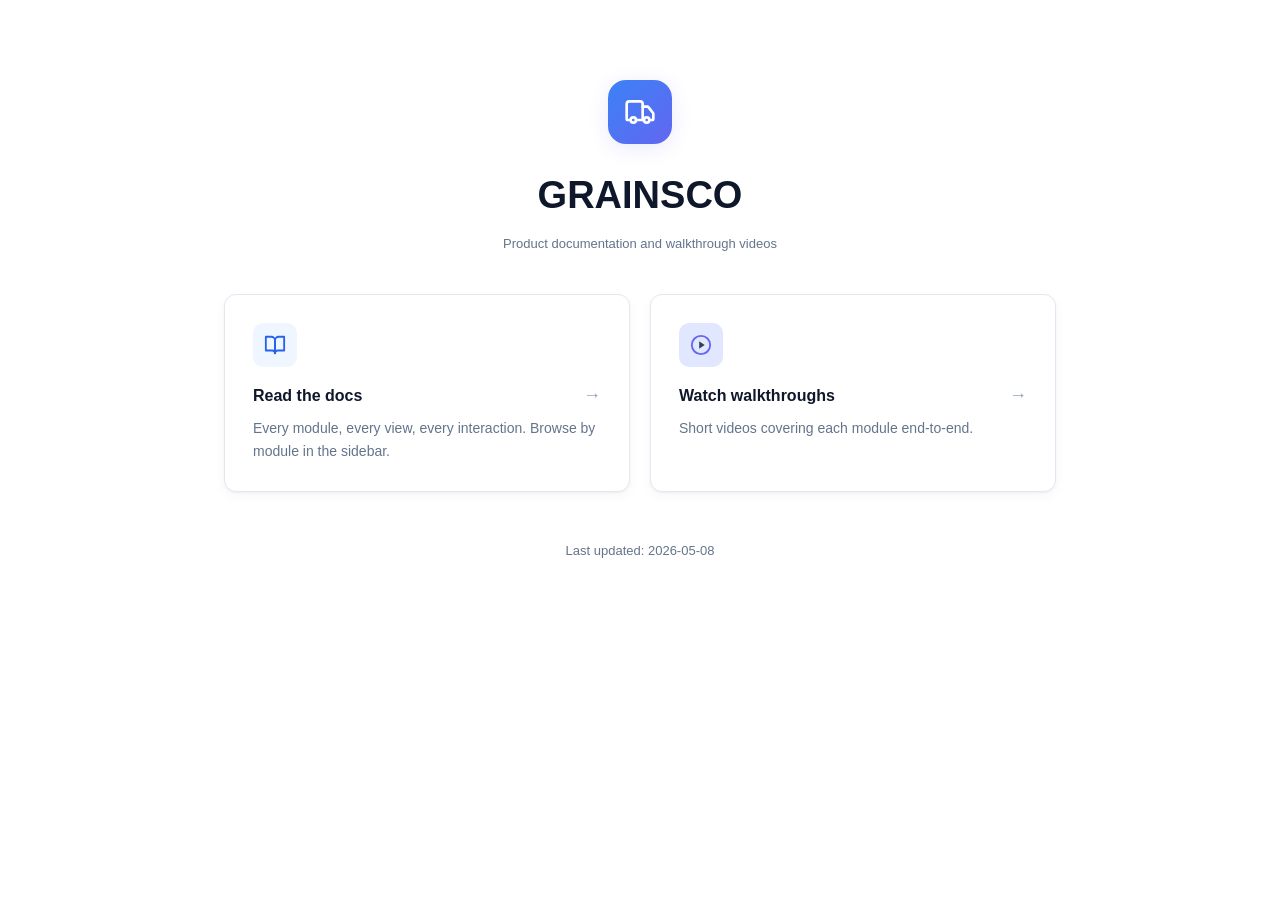
<file: index.html>
<!doctype html>
<html lang="en">
<head>
  <meta charset="utf-8">
  <meta name="viewport" content="width=device-width, initial-scale=1">
  <title>GRAINSCO — Documentation</title>
  <link rel="stylesheet" href="documentation/assets/style.css?v=2026-05-08b">
</head>
<body>
  <main class="landing">
    <header class="landing-header">
      <span class="brand-mark">
        <svg class="icon" viewBox="0 0 24 24"><path d="M14 18V6a2 2 0 0 0-2-2H4a2 2 0 0 0-2 2v11a1 1 0 0 0 1 1h2"/><path d="M15 18H9"/><path d="M19 18h2a1 1 0 0 0 1-1v-3.65a1 1 0 0 0-.22-.624l-3.48-4.35A1 1 0 0 0 17.52 8H14"/><circle cx="17" cy="18" r="2"/><circle cx="7" cy="18" r="2"/></svg>
      </span>
      <h1>GRAINSCO</h1>
      <p class="section-meta">Product documentation and walkthrough videos</p>
    </header>

    <section class="cards">
      <a href="documentation/" class="card">
        <div class="card-icon">
          <svg class="icon" viewBox="0 0 24 24"><path d="M2 3h6a4 4 0 0 1 4 4v14a3 3 0 0 0-3-3H2z"/><path d="M22 3h-6a4 4 0 0 0-4 4v14a3 3 0 0 1 3-3h7z"/></svg>
        </div>
        <h3>Read the docs <span class="arrow">→</span></h3>
        <p>Every module, every view, every interaction. Browse by module in the sidebar.</p>
      </a>
      <a href="walkthrough_videos/videos.html" class="card video">
        <div class="card-icon">
          <svg class="icon" viewBox="0 0 24 24"><circle cx="12" cy="12" r="10"/><polygon points="10 8 16 12 10 16 10 8" fill="currentColor" stroke="none"/></svg>
        </div>
        <h3>Watch walkthroughs <span class="arrow">→</span></h3>
        <p>Short videos covering each module end-to-end.</p>
      </a>
    </section>

    <footer class="landing-footer">
      <p class="section-meta">Last updated: 2026-05-08</p>
    </footer>
  </main>
</body>
</html>
</file>
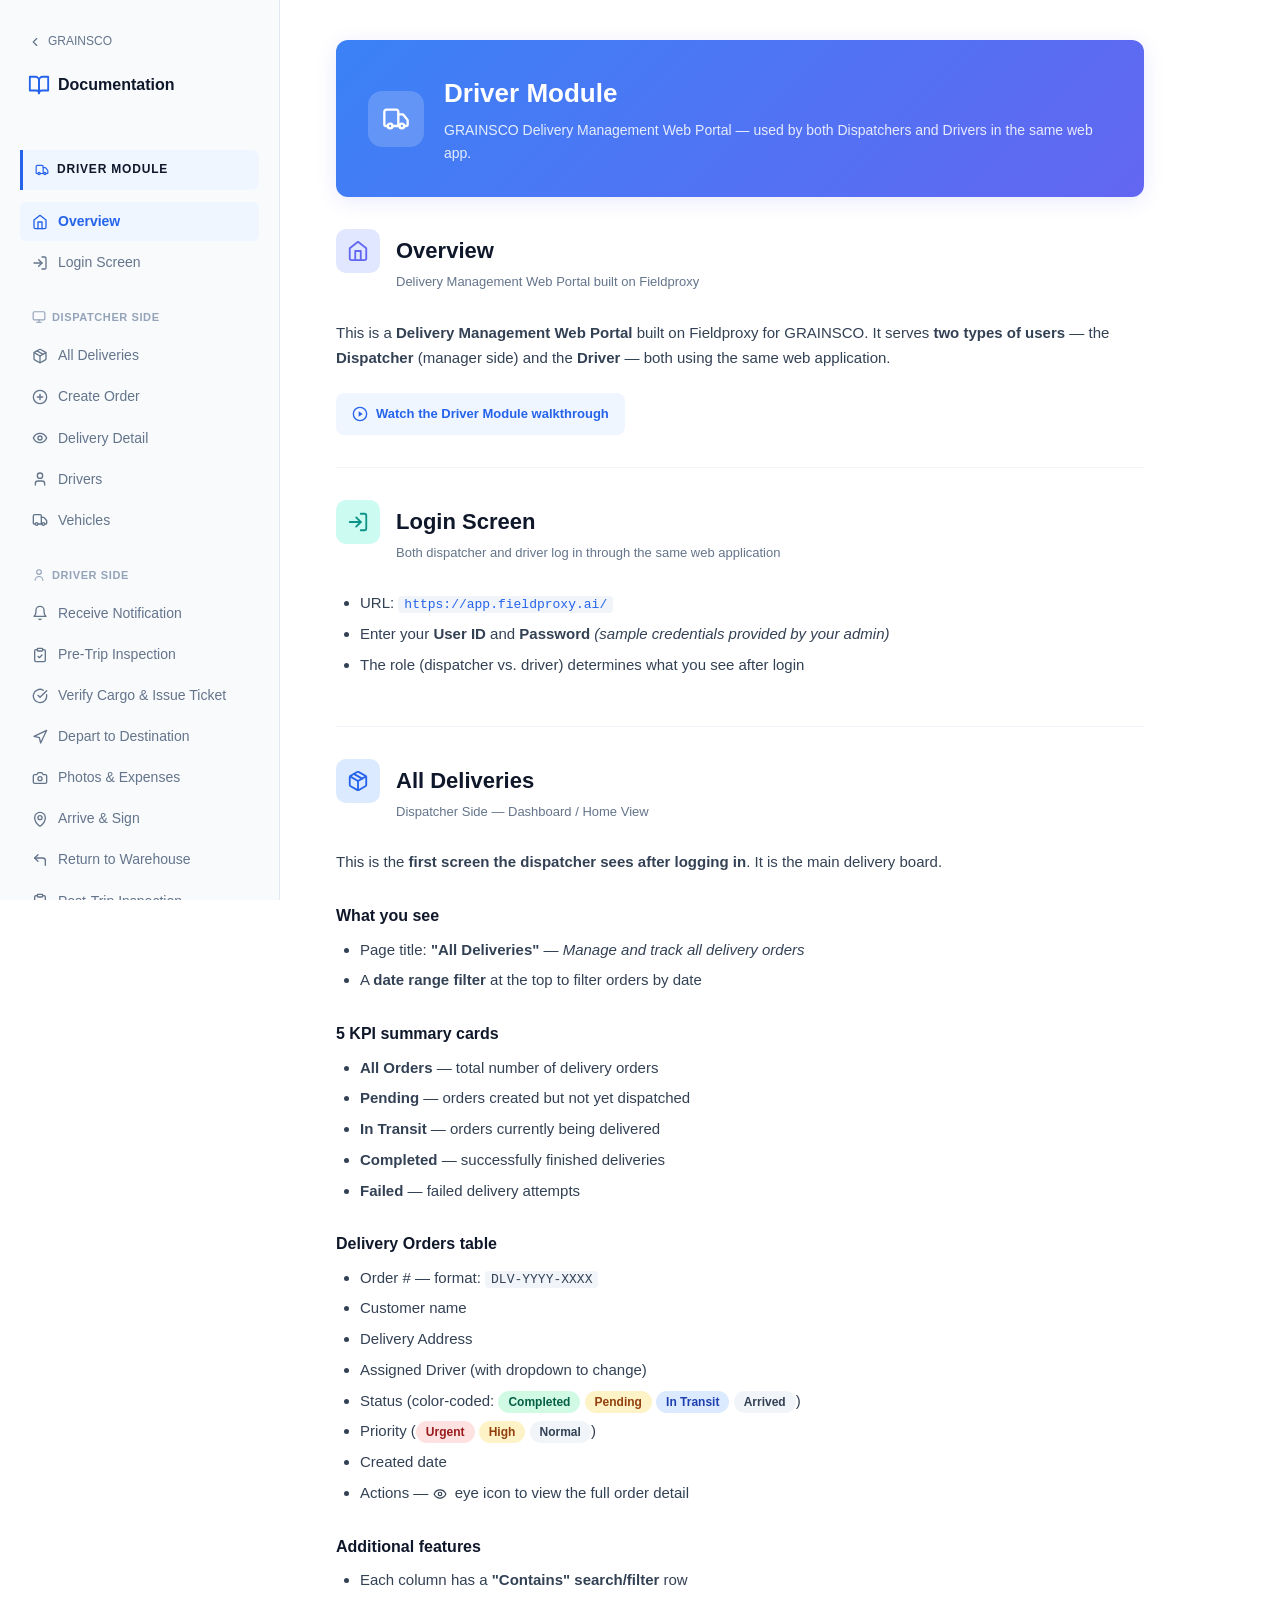
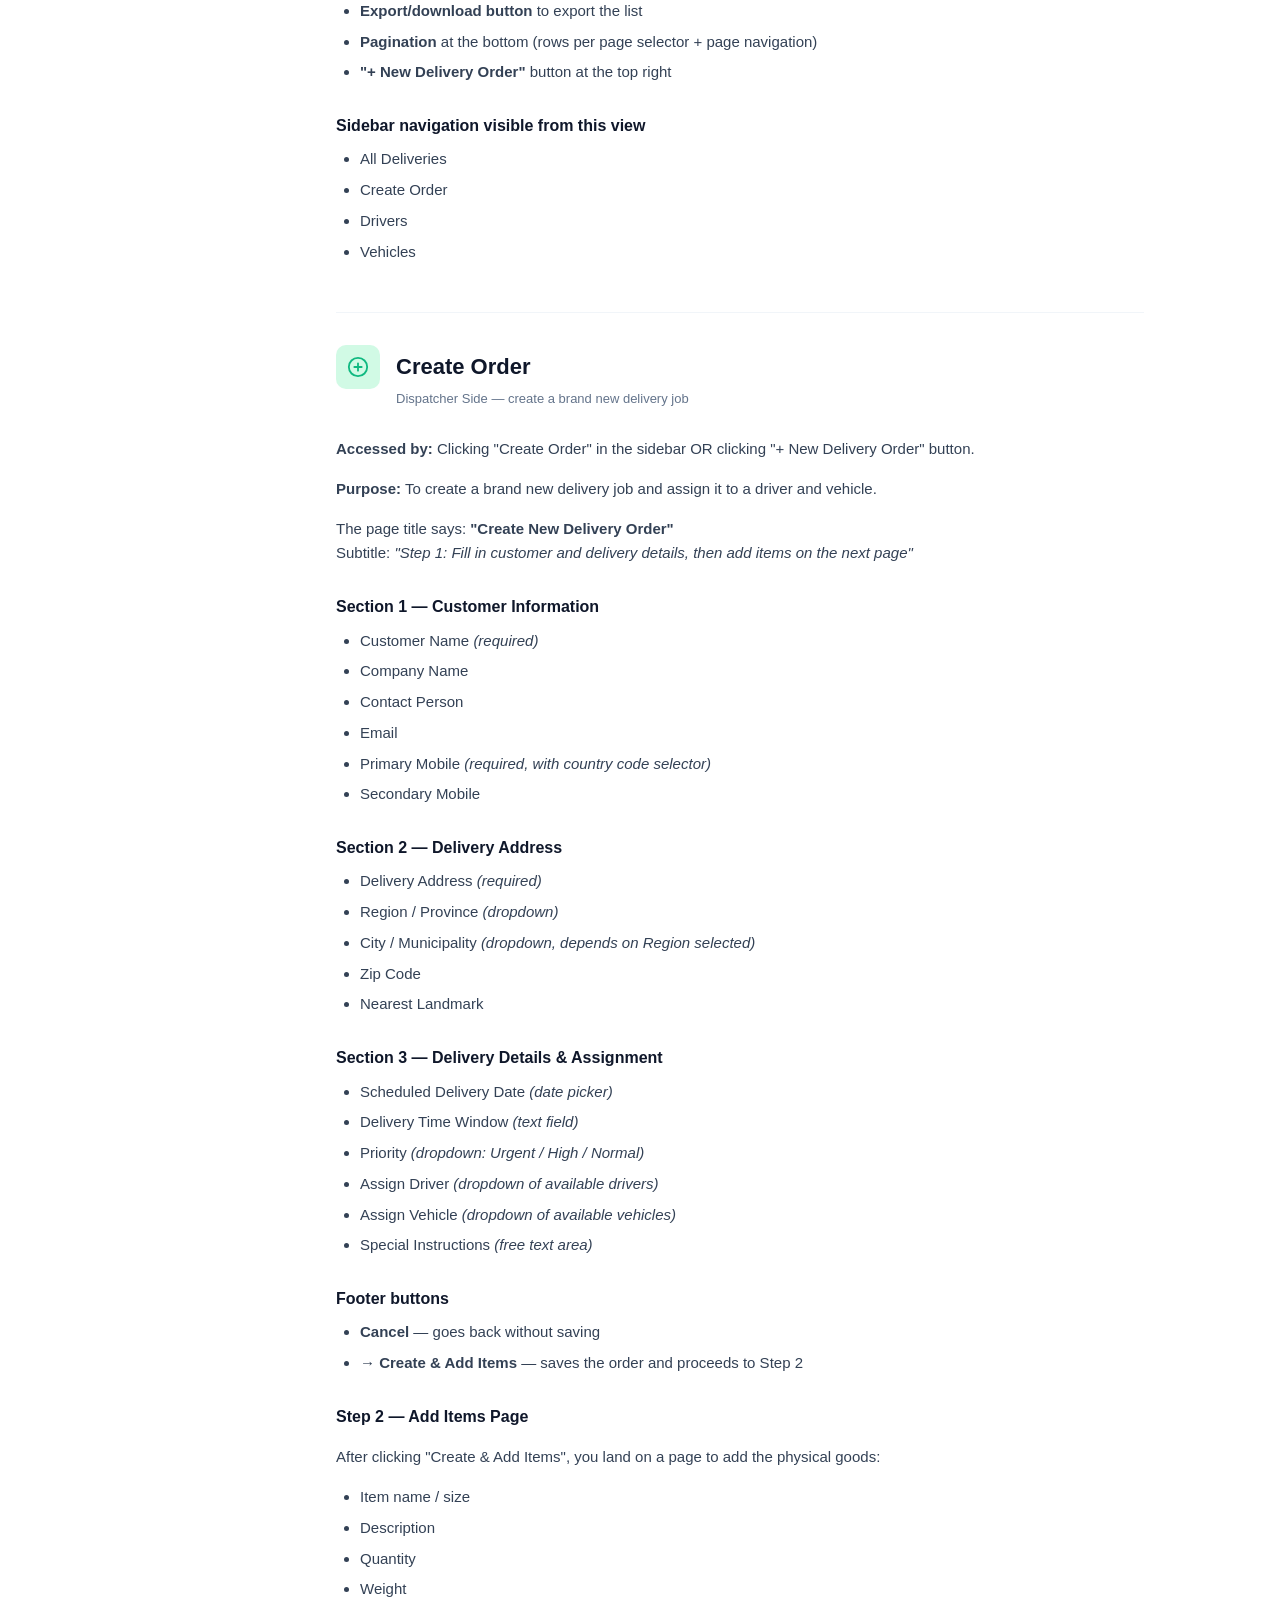
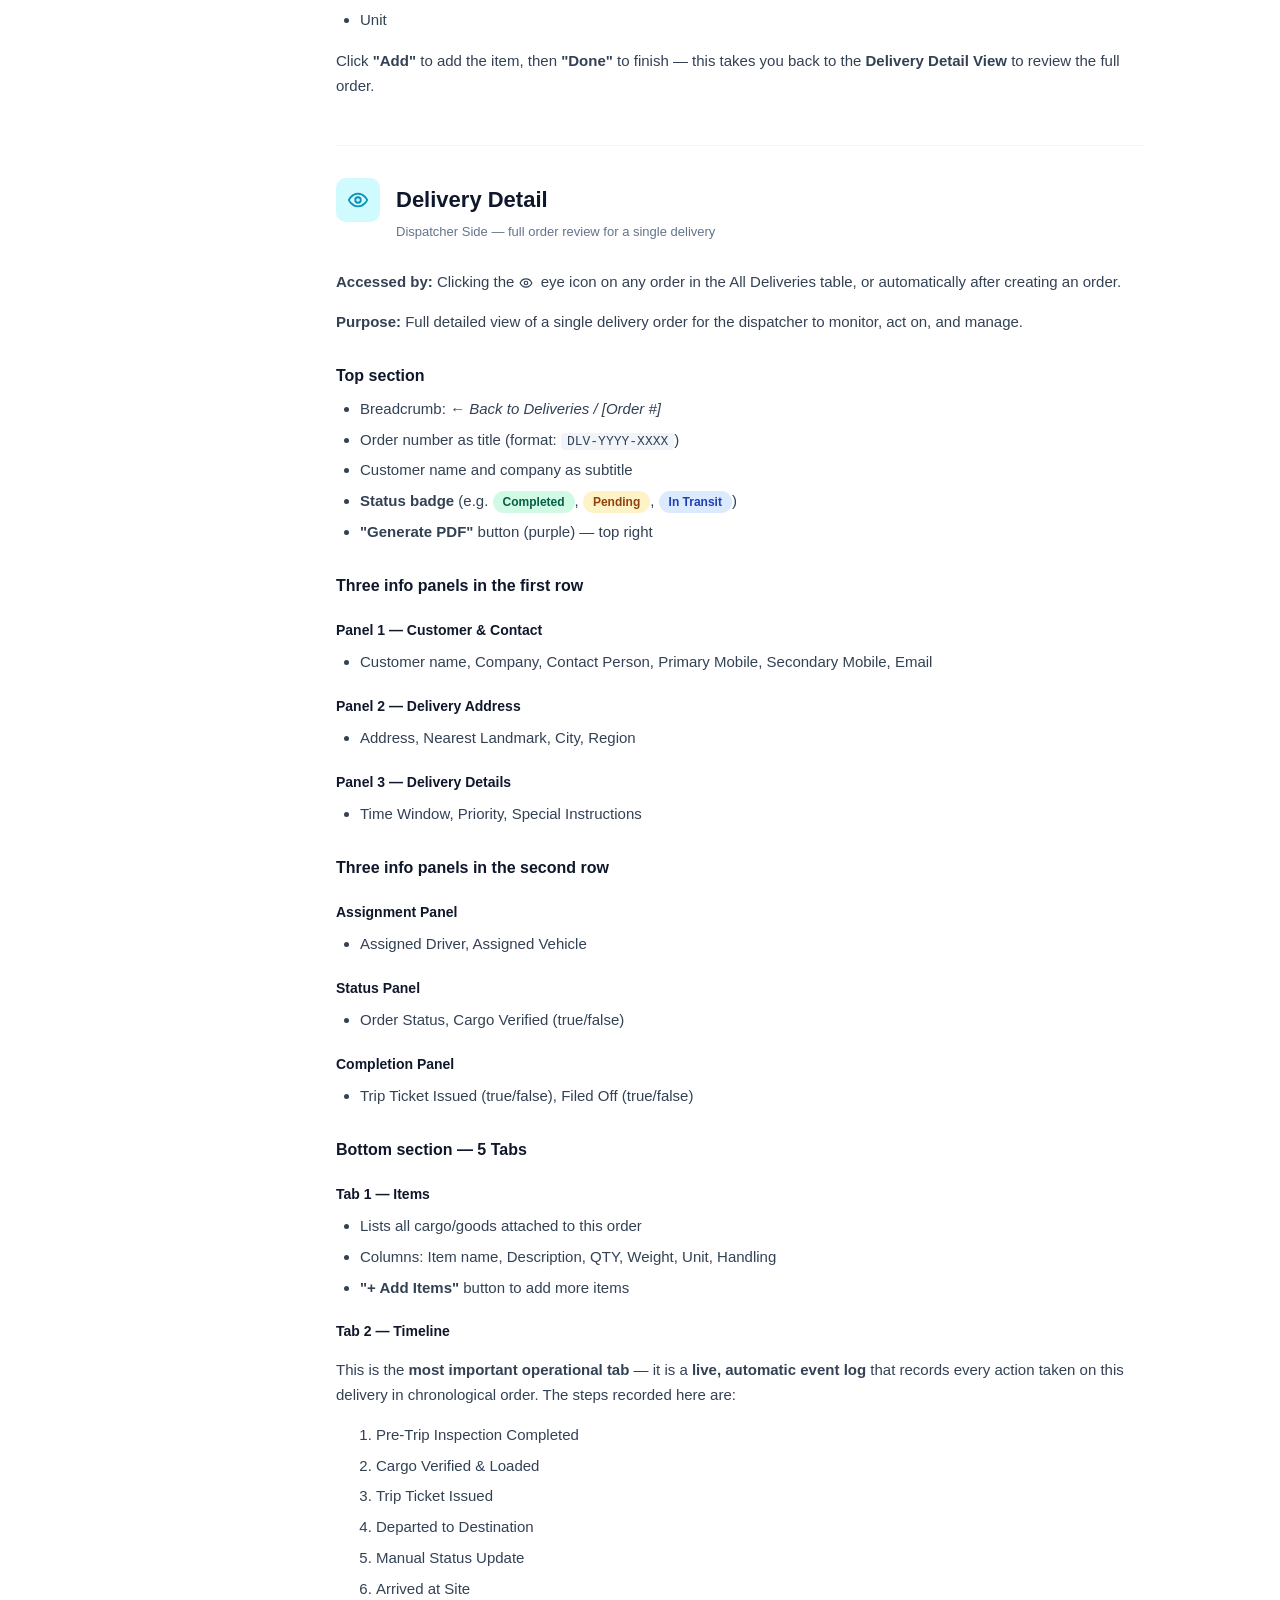
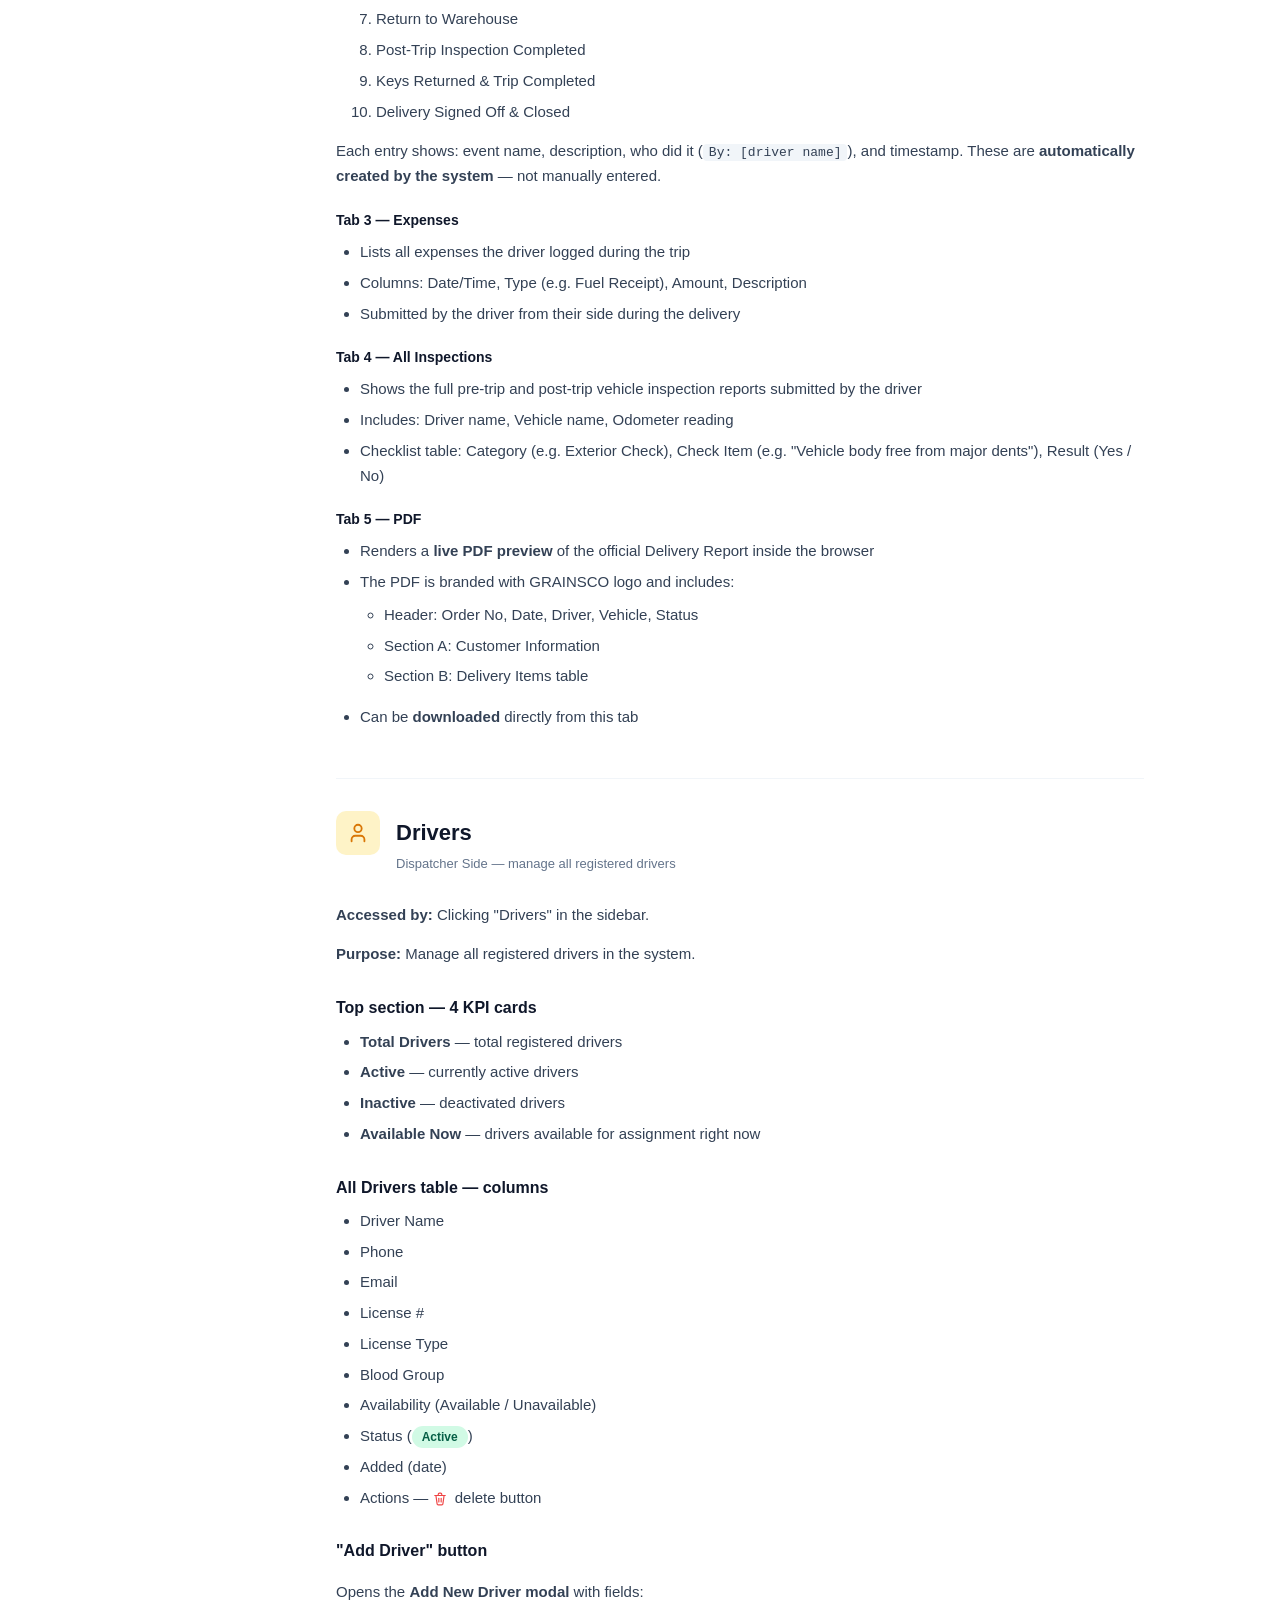
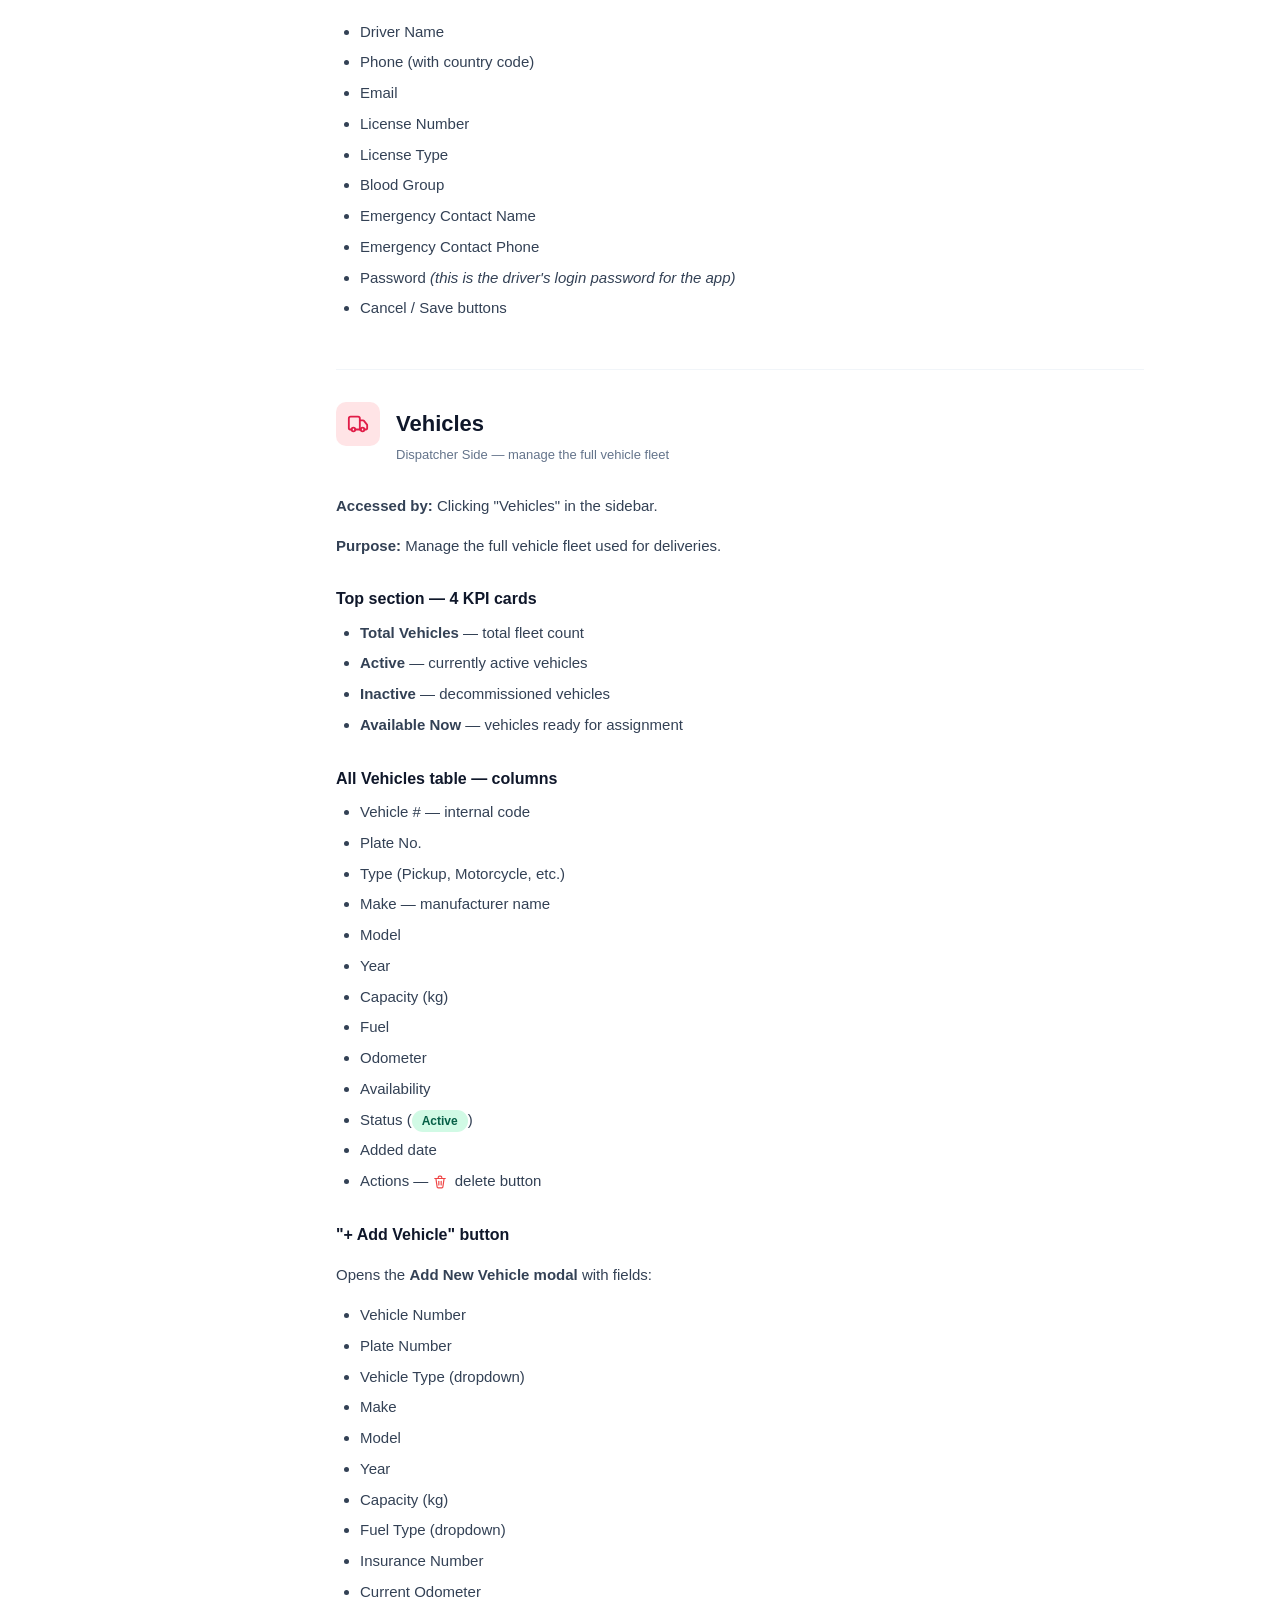
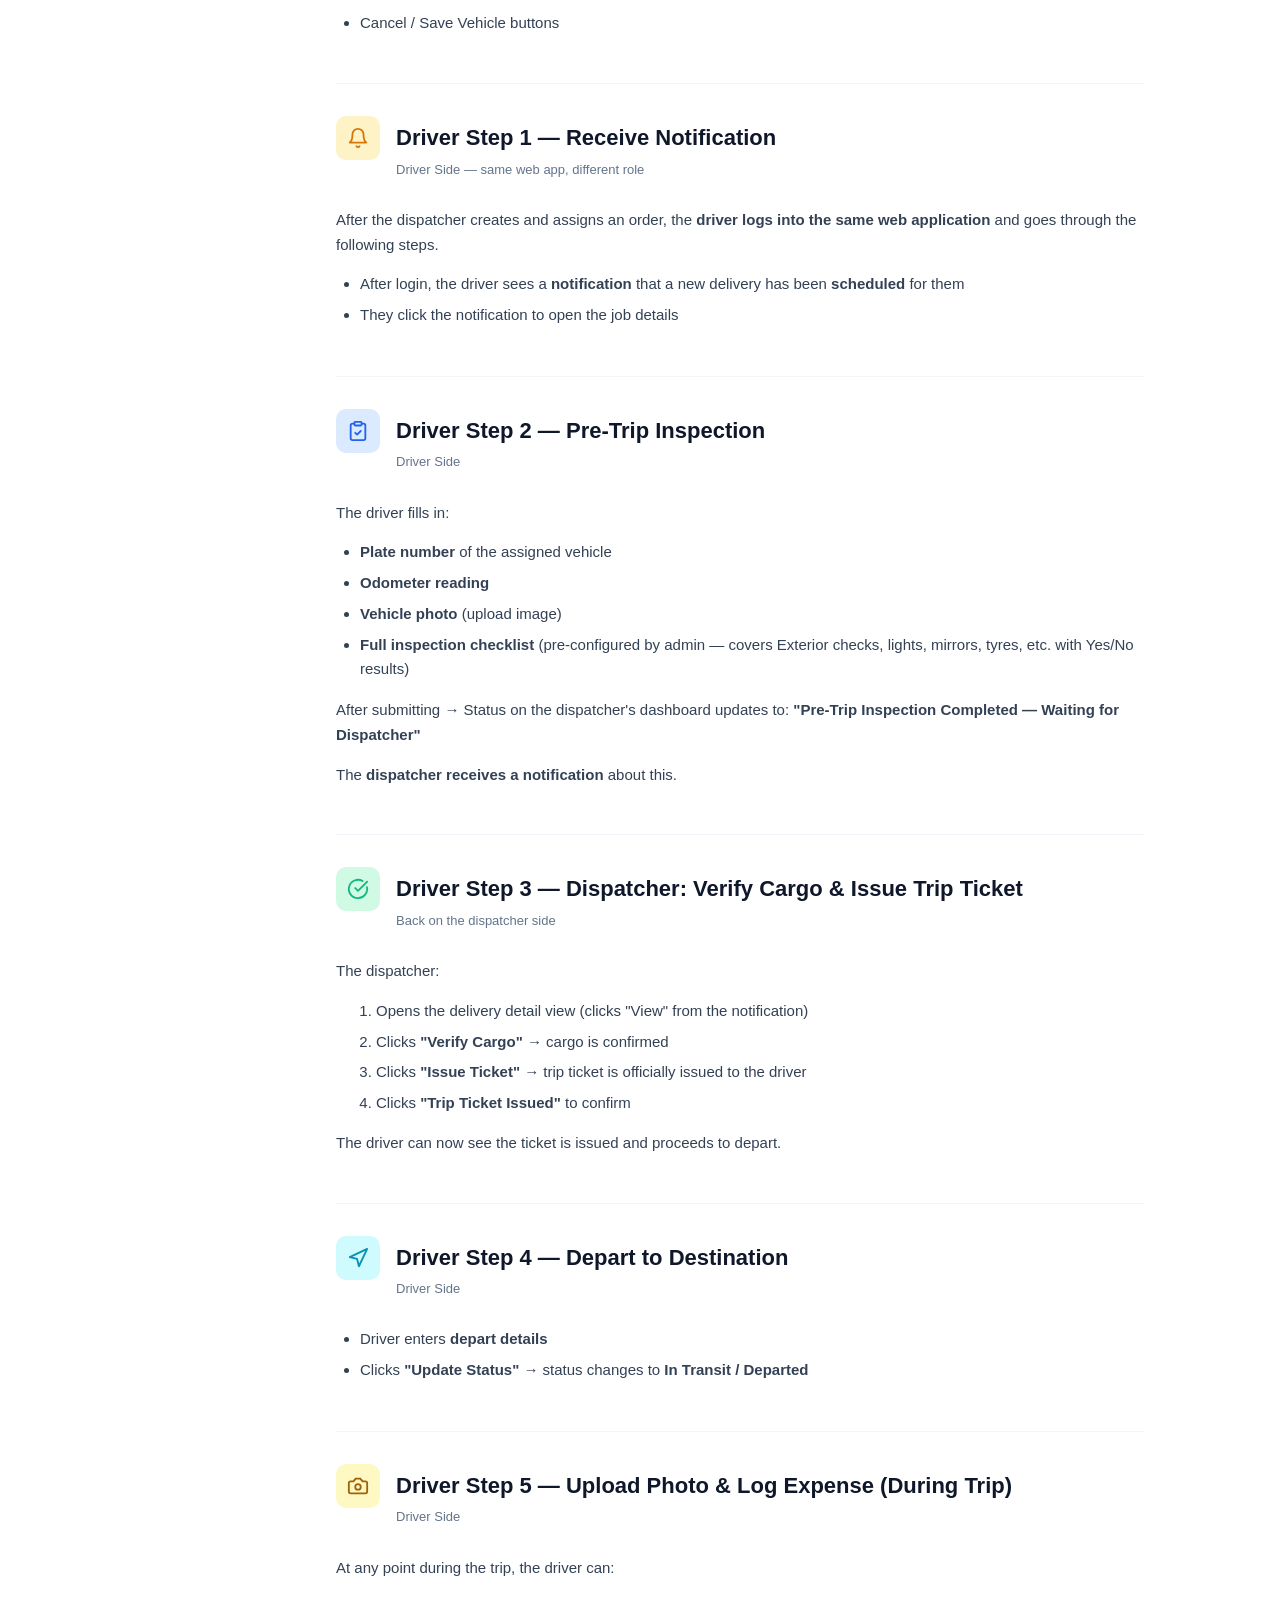
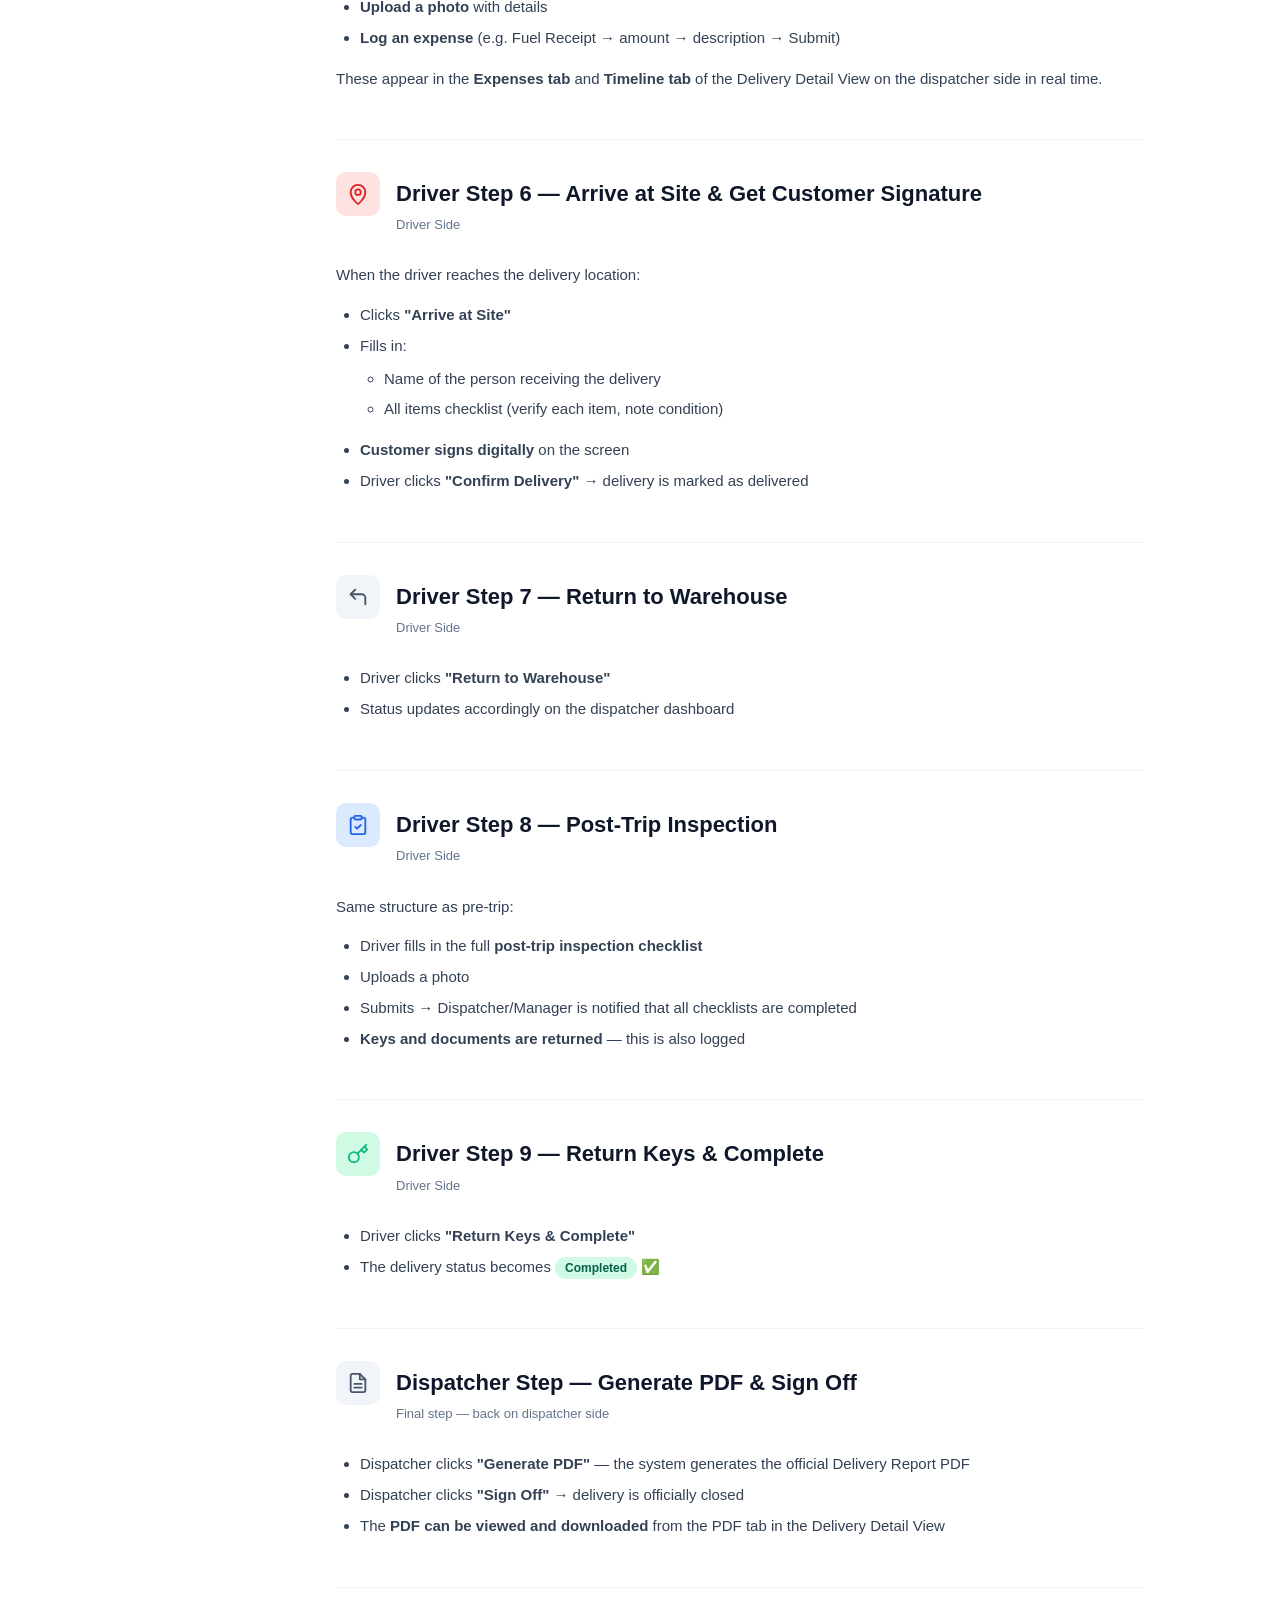
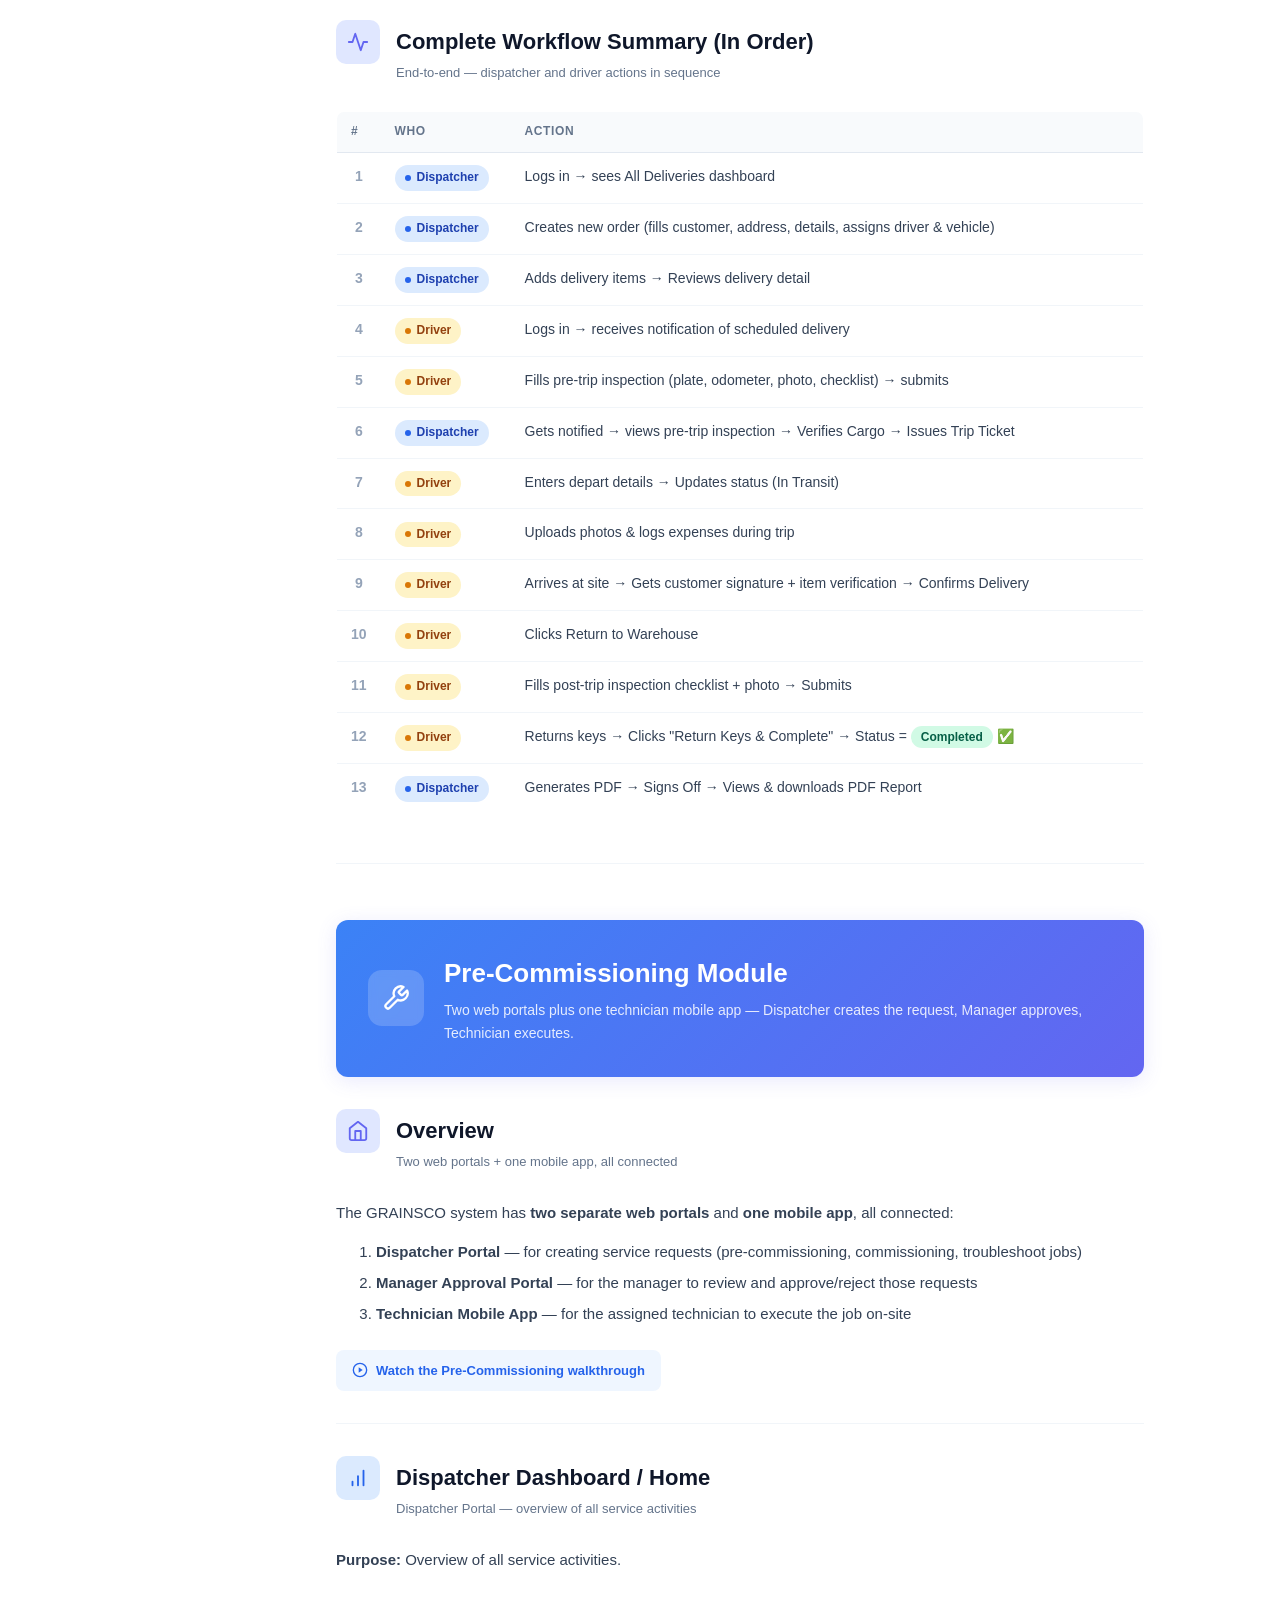
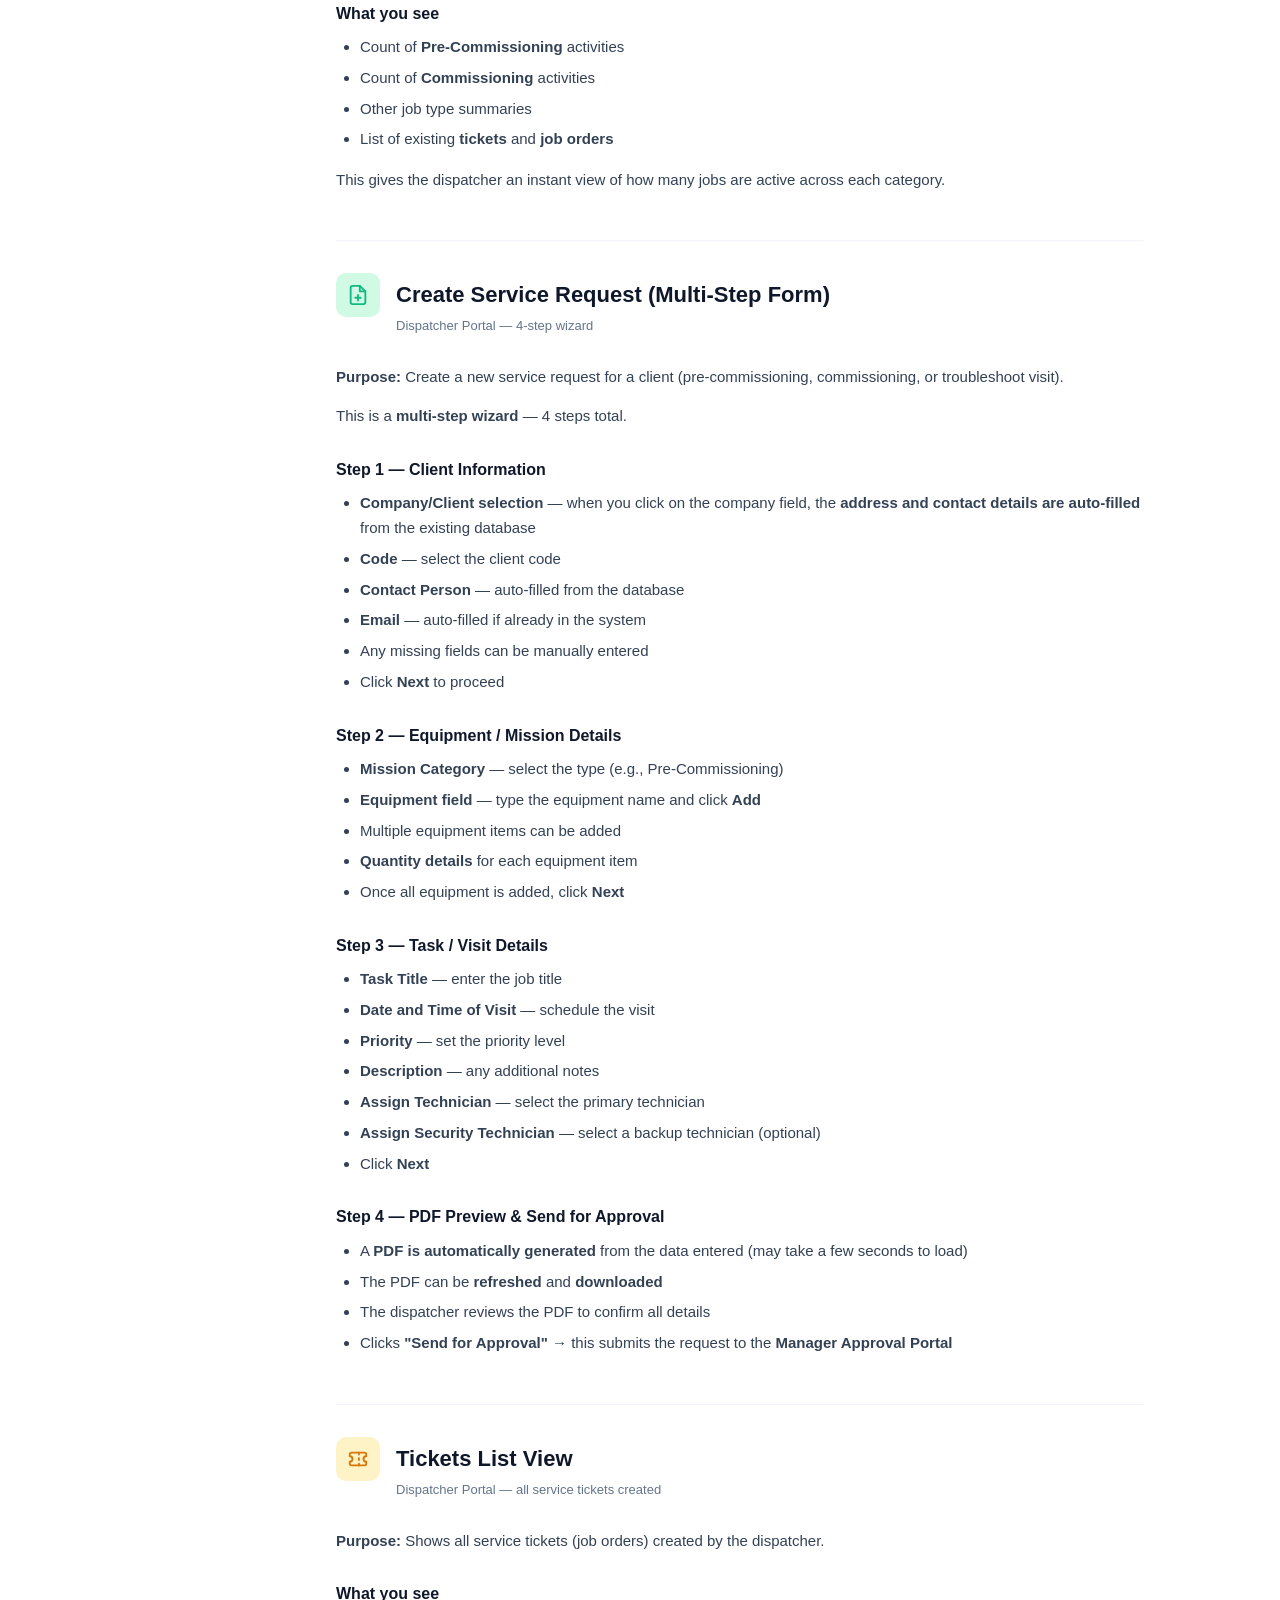
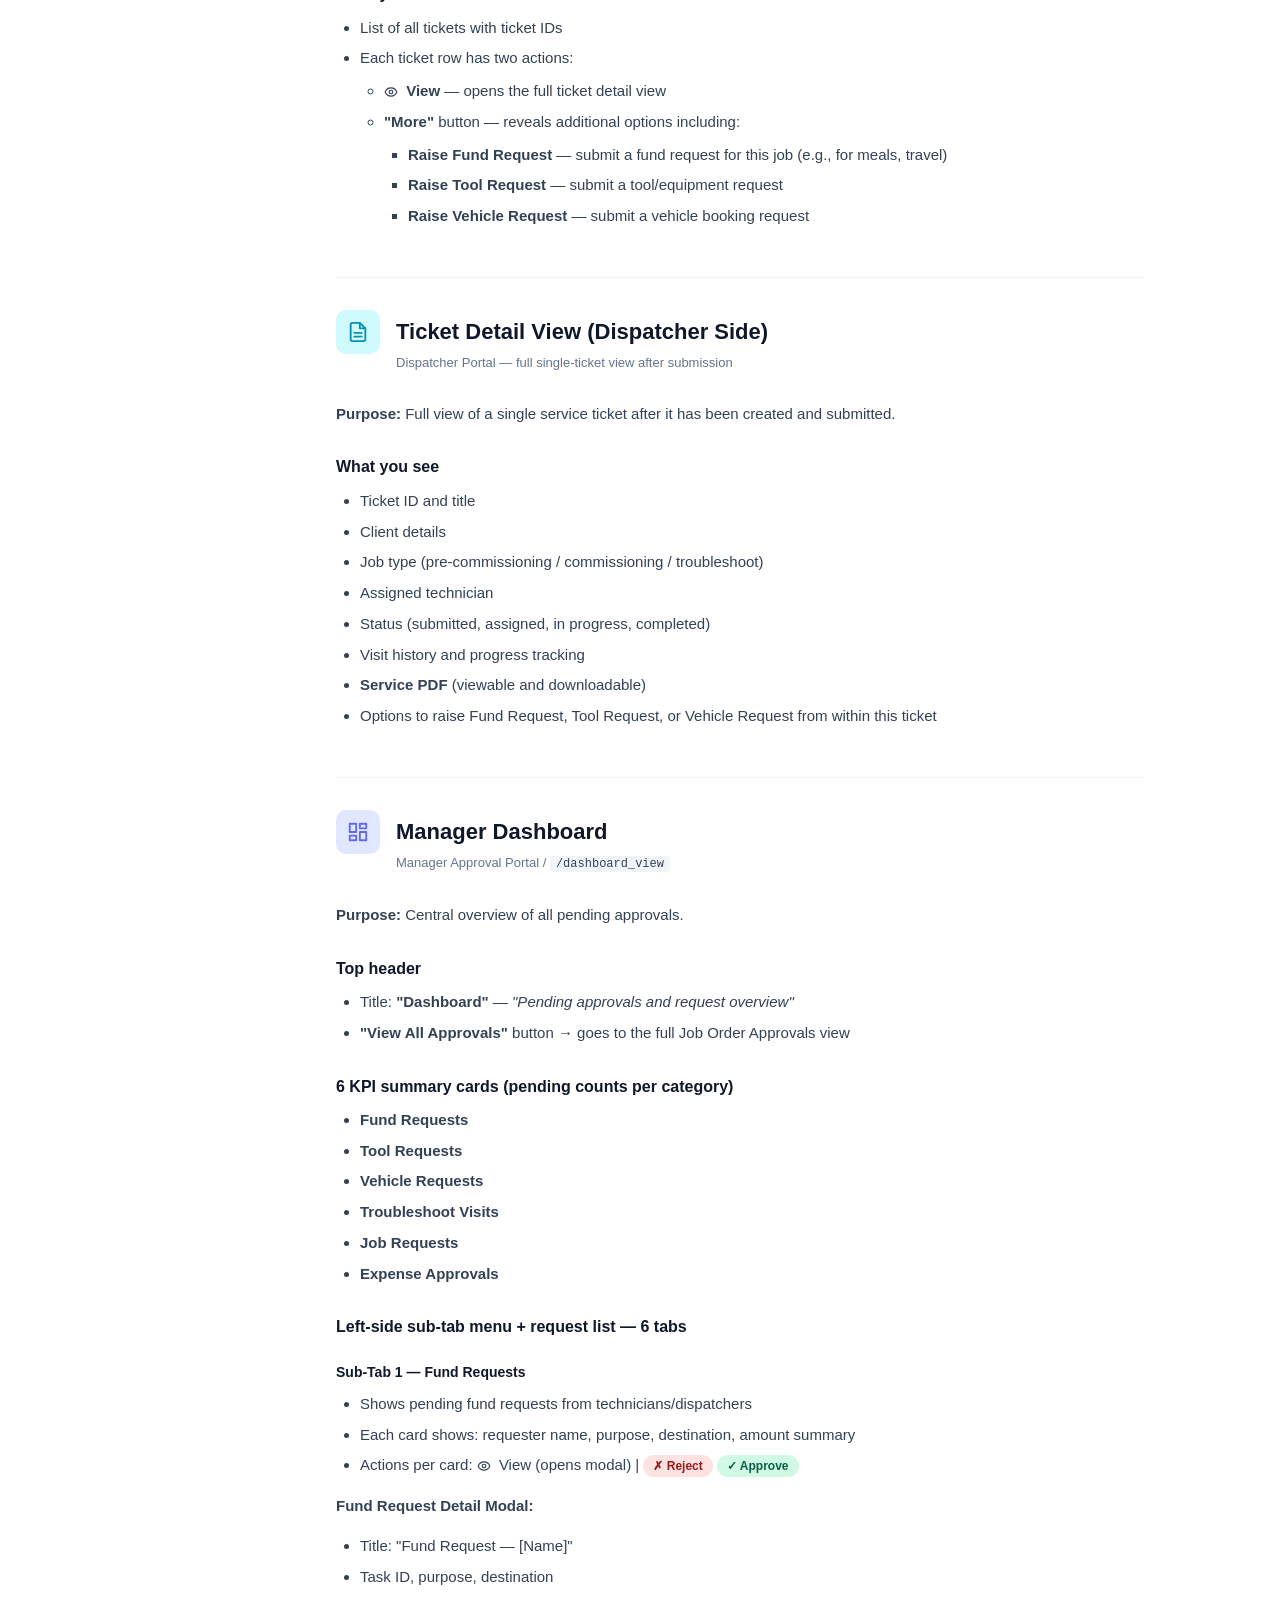
<file: documentation/index.html>
<!doctype html>
<html lang="en">
<head>
  <meta charset="utf-8">
  <meta name="viewport" content="width=device-width, initial-scale=1">
  <title>GRAINSCO — Documentation</title>
  <link rel="stylesheet" href="assets/style.css?v=2026-05-08g">
</head>
<body>
  <div class="layout">
    <aside class="sidebar">
      <a href="../index.html" class="sidebar-home">
        <svg class="icon icon-sm" viewBox="0 0 24 24"><polyline points="15 18 9 12 15 6"/></svg>
        GRAINSCO
      </a>
      <h1 class="sidebar-title">
        <svg class="icon icon-lg" viewBox="0 0 24 24" style="stroke:#2563eb"><path d="M2 3h6a4 4 0 0 1 4 4v14a3 3 0 0 0-3-3H2z"/><path d="M22 3h-6a4 4 0 0 0-4 4v14a3 3 0 0 1 3-3h7z"/></svg>
        Documentation
      </h1>

      <nav class="sidebar-nav">
        <p class="nav-module-label">
          <svg class="icon icon-sm" viewBox="0 0 24 24"><path d="M14 18V6a2 2 0 0 0-2-2H4a2 2 0 0 0-2 2v11a1 1 0 0 0 1 1h2"/><path d="M15 18H9"/><path d="M19 18h2a1 1 0 0 0 1-1v-3.65a1 1 0 0 0-.22-.624l-3.48-4.35A1 1 0 0 0 17.52 8H14"/><circle cx="17" cy="18" r="2"/><circle cx="7" cy="18" r="2"/></svg>
          Driver Module
        </p>
        <a class="nav-link" href="#driver-overview">
          <svg class="icon" viewBox="0 0 24 24"><path d="m3 9 9-7 9 7v11a2 2 0 0 1-2 2H5a2 2 0 0 1-2-2z"/><polyline points="9 22 9 12 15 12 15 22"/></svg>
          Overview
        </a>
        <a class="nav-link" href="#login-screen">
          <svg class="icon" viewBox="0 0 24 24"><path d="M15 3h4a2 2 0 0 1 2 2v14a2 2 0 0 1-2 2h-4"/><polyline points="10 17 15 12 10 7"/><line x1="15" y1="12" x2="3" y2="12"/></svg>
          Login Screen
        </a>

        <p class="nav-group-label">
          <svg class="icon icon-sm" viewBox="0 0 24 24"><rect x="2" y="3" width="20" height="14" rx="2" ry="2"/><line x1="8" y1="21" x2="16" y2="21"/><line x1="12" y1="17" x2="12" y2="21"/></svg>
          Dispatcher Side
        </p>
        <a class="nav-link" href="#all-deliveries">
          <svg class="icon" viewBox="0 0 24 24"><path d="m7.5 4.27 9 5.15"/><path d="M21 8a2 2 0 0 0-1-1.73l-7-4a2 2 0 0 0-2 0l-7 4A2 2 0 0 0 3 8v8a2 2 0 0 0 1 1.73l7 4a2 2 0 0 0 2 0l7-4A2 2 0 0 0 21 16Z"/><path d="M3.3 7 12 12l8.7-5"/><path d="M12 22V12"/></svg>
          All Deliveries
        </a>
        <a class="nav-link" href="#create-order">
          <svg class="icon" viewBox="0 0 24 24"><circle cx="12" cy="12" r="10"/><path d="M8 12h8"/><path d="M12 8v8"/></svg>
          Create Order
        </a>
        <a class="nav-link" href="#delivery-detail">
          <svg class="icon" viewBox="0 0 24 24"><path d="M2 12s3-7 10-7 10 7 10 7-3 7-10 7-10-7-10-7Z"/><circle cx="12" cy="12" r="3"/></svg>
          Delivery Detail
        </a>
        <a class="nav-link" href="#drivers">
          <svg class="icon" viewBox="0 0 24 24"><path d="M19 21v-2a4 4 0 0 0-4-4H9a4 4 0 0 0-4 4v2"/><circle cx="12" cy="7" r="4"/></svg>
          Drivers
        </a>
        <a class="nav-link" href="#vehicles">
          <svg class="icon" viewBox="0 0 24 24"><path d="M14 18V6a2 2 0 0 0-2-2H4a2 2 0 0 0-2 2v11a1 1 0 0 0 1 1h2"/><path d="M15 18H9"/><path d="M19 18h2a1 1 0 0 0 1-1v-3.65a1 1 0 0 0-.22-.624l-3.48-4.35A1 1 0 0 0 17.52 8H14"/><circle cx="17" cy="18" r="2"/><circle cx="7" cy="18" r="2"/></svg>
          Vehicles
        </a>

        <p class="nav-group-label">
          <svg class="icon icon-sm" viewBox="0 0 24 24"><circle cx="12" cy="7" r="4"/><path d="M5.5 21a6.5 6.5 0 0 1 13 0"/></svg>
          Driver Side
        </p>
        <a class="nav-link" href="#driver-notification">
          <svg class="icon" viewBox="0 0 24 24"><path d="M6 8a6 6 0 0 1 12 0c0 7 3 9 3 9H3s3-2 3-9"/><path d="M10.3 21a1.94 1.94 0 0 0 3.4 0"/></svg>
          Receive Notification
        </a>
        <a class="nav-link" href="#pre-trip-inspection">
          <svg class="icon" viewBox="0 0 24 24"><rect x="8" y="2" width="8" height="4" rx="1" ry="1"/><path d="M16 4h2a2 2 0 0 1 2 2v14a2 2 0 0 1-2 2H6a2 2 0 0 1-2-2V6a2 2 0 0 1 2-2h2"/><path d="m9 14 2 2 4-4"/></svg>
          Pre-Trip Inspection
        </a>
        <a class="nav-link" href="#verify-cargo">
          <svg class="icon" viewBox="0 0 24 24"><path d="M21.801 10A10 10 0 1 1 17 3.335"/><path d="m9 11 3 3L22 4"/></svg>
          Verify Cargo & Issue Ticket
        </a>
        <a class="nav-link" href="#depart">
          <svg class="icon" viewBox="0 0 24 24"><polygon points="3 11 22 2 13 21 11 13 3 11"/></svg>
          Depart to Destination
        </a>
        <a class="nav-link" href="#photos-expenses">
          <svg class="icon" viewBox="0 0 24 24"><path d="M14.5 4h-5L7 7H4a2 2 0 0 0-2 2v9a2 2 0 0 0 2 2h16a2 2 0 0 0 2-2V9a2 2 0 0 0-2-2h-3l-2.5-3z"/><circle cx="12" cy="13" r="3"/></svg>
          Photos & Expenses
        </a>
        <a class="nav-link" href="#arrive-sign">
          <svg class="icon" viewBox="0 0 24 24"><path d="M20 10c0 7-8 13-8 13s-8-6-8-13a8 8 0 0 1 16 0z"/><circle cx="12" cy="10" r="3"/></svg>
          Arrive & Sign
        </a>
        <a class="nav-link" href="#return-warehouse">
          <svg class="icon" viewBox="0 0 24 24"><polyline points="9 14 4 9 9 4"/><path d="M20 20v-7a4 4 0 0 0-4-4H4"/></svg>
          Return to Warehouse
        </a>
        <a class="nav-link" href="#post-trip-inspection">
          <svg class="icon" viewBox="0 0 24 24"><rect x="8" y="2" width="8" height="4" rx="1" ry="1"/><path d="M16 4h2a2 2 0 0 1 2 2v14a2 2 0 0 1-2 2H6a2 2 0 0 1-2-2V6a2 2 0 0 1 2-2h2"/><path d="m9 14 2 2 4-4"/></svg>
          Post-Trip Inspection
        </a>
        <a class="nav-link" href="#return-keys-complete">
          <svg class="icon" viewBox="0 0 24 24"><circle cx="7.5" cy="15.5" r="5.5"/><path d="m21 2-9.6 9.6"/><path d="m15.5 7.5 3 3L22 7l-3-3"/></svg>
          Return Keys & Complete
        </a>
        <a class="nav-link" href="#generate-pdf">
          <svg class="icon" viewBox="0 0 24 24"><path d="M14 2H6a2 2 0 0 0-2 2v16a2 2 0 0 0 2 2h12a2 2 0 0 0 2-2V8z"/><polyline points="14 2 14 8 20 8"/><line x1="16" y1="13" x2="8" y2="13"/><line x1="16" y1="17" x2="8" y2="17"/></svg>
          Generate PDF & Sign Off
        </a>

        <p class="nav-group-label">
          <svg class="icon icon-sm" viewBox="0 0 24 24"><polyline points="22 12 18 12 15 21 9 3 6 12 2 12"/></svg>
          Workflow Summary
        </p>
        <a class="nav-link" href="#workflow-summary">
          <svg class="icon" viewBox="0 0 24 24"><line x1="8" y1="6" x2="21" y2="6"/><line x1="8" y1="12" x2="21" y2="12"/><line x1="8" y1="18" x2="21" y2="18"/><line x1="3" y1="6" x2="3.01" y2="6"/><line x1="3" y1="12" x2="3.01" y2="12"/><line x1="3" y1="18" x2="3.01" y2="18"/></svg>
          Complete Workflow
        </a>

        <p class="nav-module-label module-pc">
          <svg class="icon icon-sm" viewBox="0 0 24 24"><path d="M14.7 6.3a1 1 0 0 0 0 1.4l1.6 1.6a1 1 0 0 0 1.4 0l3.77-3.77a6 6 0 0 1-7.94 7.94l-6.91 6.91a2.12 2.12 0 0 1-3-3l6.91-6.91a6 6 0 0 1 7.94-7.94l-3.76 3.76z"/></svg>
          Pre-Commissioning Module
        </p>
        <a class="nav-link" href="#pc-overview">
          <svg class="icon" viewBox="0 0 24 24"><path d="m3 9 9-7 9 7v11a2 2 0 0 1-2 2H5a2 2 0 0 1-2-2z"/><polyline points="9 22 9 12 15 12 15 22"/></svg>
          Overview
        </a>

        <p class="nav-group-label">
          <svg class="icon icon-sm" viewBox="0 0 24 24"><rect x="2" y="3" width="20" height="14" rx="2" ry="2"/><line x1="8" y1="21" x2="16" y2="21"/><line x1="12" y1="17" x2="12" y2="21"/></svg>
          Dispatcher Portal
        </p>
        <a class="nav-link" href="#pc-dispatcher-dashboard">
          <svg class="icon" viewBox="0 0 24 24"><line x1="12" y1="20" x2="12" y2="10"/><line x1="18" y1="20" x2="18" y2="4"/><line x1="6" y1="20" x2="6" y2="16"/></svg>
          Dashboard
        </a>
        <a class="nav-link" href="#pc-create-request">
          <svg class="icon" viewBox="0 0 24 24"><path d="M14 2H6a2 2 0 0 0-2 2v16a2 2 0 0 0 2 2h12a2 2 0 0 0 2-2V8z"/><polyline points="14 2 14 8 20 8"/><line x1="12" y1="18" x2="12" y2="12"/><line x1="9" y1="15" x2="15" y2="15"/></svg>
          Create Service Request
        </a>
        <a class="nav-link" href="#pc-tickets-list">
          <svg class="icon" viewBox="0 0 24 24"><path d="M3 7v2a3 3 0 1 1 0 6v2a2 2 0 0 0 2 2h14a2 2 0 0 0 2-2v-2a3 3 0 1 1 0-6V7a2 2 0 0 0-2-2H5a2 2 0 0 0-2 2"/><path d="M13 5v2"/><path d="M13 17v2"/><path d="M13 11v2"/></svg>
          Tickets List
        </a>
        <a class="nav-link" href="#pc-ticket-detail">
          <svg class="icon" viewBox="0 0 24 24"><path d="M14 2H6a2 2 0 0 0-2 2v16a2 2 0 0 0 2 2h12a2 2 0 0 0 2-2V8z"/><polyline points="14 2 14 8 20 8"/><line x1="16" y1="13" x2="8" y2="13"/><line x1="16" y1="17" x2="8" y2="17"/></svg>
          Ticket Detail
        </a>

        <p class="nav-group-label">
          <svg class="icon icon-sm" viewBox="0 0 24 24"><polyline points="20 6 9 17 4 12"/></svg>
          Manager Approval Portal
        </p>
        <a class="nav-link" href="#pc-manager-dashboard">
          <svg class="icon" viewBox="0 0 24 24"><rect x="3" y="3" width="7" height="9"/><rect x="14" y="3" width="7" height="5"/><rect x="14" y="12" width="7" height="9"/><rect x="3" y="16" width="7" height="5"/></svg>
          Dashboard
        </a>
        <a class="nav-link" href="#pc-request-detail">
          <svg class="icon" viewBox="0 0 24 24"><path d="M14 2H6a2 2 0 0 0-2 2v16a2 2 0 0 0 2 2h12a2 2 0 0 0 2-2V8z"/><polyline points="14 2 14 8 20 8"/><circle cx="11.5" cy="14.5" r="2.5"/><line x1="13.27" y1="16.27" x2="15" y2="18"/></svg>
          Request Detail
        </a>
        <a class="nav-link" href="#pc-approval-table">
          <svg class="icon" viewBox="0 0 24 24"><polyline points="9 11 12 14 22 4"/><path d="M21 12v7a2 2 0 0 1-2 2H5a2 2 0 0 1-2-2V5a2 2 0 0 1 2-2h11"/></svg>
          Job Order Approvals
        </a>

        <p class="nav-group-label">
          <svg class="icon icon-sm" viewBox="0 0 24 24"><rect x="5" y="2" width="14" height="20" rx="2" ry="2"/><line x1="12" y1="18" x2="12.01" y2="18"/></svg>
          Technician Mobile App
        </p>
        <a class="nav-link" href="#pc-mobile-login">
          <svg class="icon" viewBox="0 0 24 24"><rect x="5" y="2" width="14" height="20" rx="2" ry="2"/><line x1="12" y1="18" x2="12.01" y2="18"/></svg>
          Mobile Login
        </a>
        <a class="nav-link" href="#pc-mobile-jobs">
          <svg class="icon" viewBox="0 0 24 24"><rect x="3" y="4" width="18" height="18" rx="2" ry="2"/><line x1="16" y1="2" x2="16" y2="6"/><line x1="8" y1="2" x2="8" y2="6"/><line x1="3" y1="10" x2="21" y2="10"/></svg>
          Jobs List
        </a>
        <a class="nav-link" href="#pc-mobile-job-detail">
          <svg class="icon" viewBox="0 0 24 24"><rect x="8" y="2" width="8" height="4" rx="1" ry="1"/><path d="M16 4h2a2 2 0 0 1 2 2v14a2 2 0 0 1-2 2H6a2 2 0 0 1-2-2V6a2 2 0 0 1 2-2h2"/><line x1="12" y1="11" x2="16" y2="11"/><line x1="12" y1="16" x2="16" y2="16"/><line x1="8" y1="11" x2="8.01" y2="11"/><line x1="8" y1="16" x2="8.01" y2="16"/></svg>
          Job Detail / Execution
        </a>
        <a class="nav-link" href="#pc-mobile-checklist">
          <svg class="icon" viewBox="0 0 24 24"><line x1="10" y1="6" x2="21" y2="6"/><line x1="10" y1="12" x2="21" y2="12"/><line x1="10" y1="18" x2="21" y2="18"/><polyline points="3 6 4 7 6 5"/><polyline points="3 12 4 13 6 11"/><polyline points="3 18 4 19 6 17"/></svg>
          Machine Checklist
        </a>
        <a class="nav-link" href="#pc-mobile-signature">
          <svg class="icon" viewBox="0 0 24 24"><path d="M17 3a2.85 2.83 0 1 1 4 4L7.5 20.5 2 22l1.5-5.5z"/></svg>
          Customer Signature
        </a>
        <a class="nav-link" href="#pc-mobile-machine-pdf">
          <svg class="icon" viewBox="0 0 24 24"><path d="M14 2H6a2 2 0 0 0-2 2v16a2 2 0 0 0 2 2h12a2 2 0 0 0 2-2V8z"/><polyline points="14 2 14 8 20 8"/></svg>
          Machine PDF View
        </a>
        <a class="nav-link" href="#pc-mobile-complete">
          <svg class="icon" viewBox="0 0 24 24"><path d="M22 11.08V12a10 10 0 1 1-5.93-9.14"/><polyline points="22 4 12 14.01 9 11.01"/></svg>
          Complete the Job
        </a>
        <a class="nav-link" href="#pc-mobile-completed-summary">
          <svg class="icon" viewBox="0 0 24 24"><path d="M6 9H4.5a2.5 2.5 0 0 1 0-5H6"/><path d="M18 9h1.5a2.5 2.5 0 0 0 0-5H18"/><path d="M4 22h16"/><path d="M10 14.66V17c0 .55-.47.98-.97 1.21C7.85 18.75 7 20.24 7 22"/><path d="M14 14.66V17c0 .55.47.98.97 1.21C16.15 18.75 17 20.24 17 22"/><path d="M18 2H6v7a6 6 0 0 0 12 0V2Z"/></svg>
          Completed Job Summary
        </a>

        <p class="nav-group-label">
          <svg class="icon icon-sm" viewBox="0 0 24 24"><polyline points="22 12 18 12 15 21 9 3 6 12 2 12"/></svg>
          Pre-Commissioning Workflow
        </p>
        <a class="nav-link" href="#pc-workflow">
          <svg class="icon" viewBox="0 0 24 24"><line x1="8" y1="6" x2="21" y2="6"/><line x1="8" y1="12" x2="21" y2="12"/><line x1="8" y1="18" x2="21" y2="18"/><line x1="3" y1="6" x2="3.01" y2="6"/><line x1="3" y1="12" x2="3.01" y2="12"/><line x1="3" y1="18" x2="3.01" y2="18"/></svg>
          End-to-End Flow
        </a>

        <p class="nav-module-label module-soon">
          <svg class="icon icon-sm" viewBox="0 0 24 24"><circle cx="12" cy="12" r="10"/><polyline points="12 6 12 12 16 14"/></svg>
          Module 3
        </p>
        <a class="nav-link coming-soon">Coming soon</a>
      </nav>
    </aside>

    <main class="main">

      <!-- ============================================================ -->
      <!-- HERO HEADER                                                  -->
      <!-- ============================================================ -->
      <div class="page-hero">
        <span class="page-hero-icon">
          <svg class="icon" viewBox="0 0 24 24"><path d="M14 18V6a2 2 0 0 0-2-2H4a2 2 0 0 0-2 2v11a1 1 0 0 0 1 1h2"/><path d="M15 18H9"/><path d="M19 18h2a1 1 0 0 0 1-1v-3.65a1 1 0 0 0-.22-.624l-3.48-4.35A1 1 0 0 0 17.52 8H14"/><circle cx="17" cy="18" r="2"/><circle cx="7" cy="18" r="2"/></svg>
        </span>
        <div>
          <h1>Driver Module</h1>
          <p>GRAINSCO Delivery Management Web Portal — used by both Dispatchers and Drivers in the same web app.</p>
        </div>
      </div>

      <!-- ============================================================ -->
      <!-- OVERVIEW                                                     -->
      <!-- ============================================================ -->
      <section id="driver-overview" class="view-section">
        <div class="section-header">
          <div class="section-icon" style="--icon-bg:#e0e7ff; --icon-color:#6366f1;">
            <svg class="icon" viewBox="0 0 24 24"><path d="m3 9 9-7 9 7v11a2 2 0 0 1-2 2H5a2 2 0 0 1-2-2z"/><polyline points="9 22 9 12 15 12 15 22"/></svg>
          </div>
          <div class="section-header-text">
            <h2>Overview</h2>
            <p class="section-meta">Delivery Management Web Portal built on Fieldproxy</p>
          </div>
        </div>

        <p>
          This is a <strong>Delivery Management Web Portal</strong> built on Fieldproxy for GRAINSCO.
          It serves <strong>two types of users</strong> — the <strong>Dispatcher</strong> (manager side)
          and the <strong>Driver</strong> — both using the same web application.
        </p>

        <a href="../walkthrough_videos/videos.html#driver-module" class="video-callout">
          <svg class="icon" viewBox="0 0 24 24"><circle cx="12" cy="12" r="10"/><polygon points="10 8 16 12 10 16 10 8" fill="currentColor" stroke="none"/></svg>
          Watch the Driver Module walkthrough
        </a>
      </section>

      <!-- ============================================================ -->
      <!-- LOGIN SCREEN                                                 -->
      <!-- ============================================================ -->
      <section id="login-screen" class="view-section">
        <div class="section-header">
          <div class="section-icon" style="--icon-bg:#ccfbf1; --icon-color:#0d9488;">
            <svg class="icon" viewBox="0 0 24 24"><path d="M15 3h4a2 2 0 0 1 2 2v14a2 2 0 0 1-2 2h-4"/><polyline points="10 17 15 12 10 7"/><line x1="15" y1="12" x2="3" y2="12"/></svg>
          </div>
          <div class="section-header-text">
            <h2>Login Screen</h2>
            <p class="section-meta">Both dispatcher and driver log in through the same web application</p>
          </div>
        </div>

        <ul>
          <li>URL: <a href="https://app.fieldproxy.ai/" target="_blank" rel="noopener"><code>https://app.fieldproxy.ai/</code></a></li>
          <li>Enter your <strong>User ID</strong> and <strong>Password</strong> <em>(sample credentials provided by your admin)</em></li>
          <li>The role (dispatcher vs. driver) determines what you see after login</li>
        </ul>
      </section>

      <!-- ============================================================ -->
      <!-- DISPATCHER SIDE                                              -->
      <!-- ============================================================ -->

      <!-- 1. ALL DELIVERIES -->
      <section id="all-deliveries" class="view-section">
        <div class="section-header">
          <div class="section-icon" style="--icon-bg:#dbeafe; --icon-color:#2563eb;">
            <svg class="icon" viewBox="0 0 24 24"><path d="m7.5 4.27 9 5.15"/><path d="M21 8a2 2 0 0 0-1-1.73l-7-4a2 2 0 0 0-2 0l-7 4A2 2 0 0 0 3 8v8a2 2 0 0 0 1 1.73l7 4a2 2 0 0 0 2 0l7-4A2 2 0 0 0 21 16Z"/><path d="M3.3 7 12 12l8.7-5"/><path d="M12 22V12"/></svg>
          </div>
          <div class="section-header-text">
            <h2>All Deliveries</h2>
            <p class="section-meta">Dispatcher Side — Dashboard / Home View</p>
          </div>
        </div>

        <p>
          This is the <strong>first screen the dispatcher sees after logging in</strong>.
          It is the main delivery board.
        </p>

        <h3>What you see</h3>
        <ul>
          <li>Page title: <strong>"All Deliveries"</strong> — <em>Manage and track all delivery orders</em></li>
          <li>A <strong>date range filter</strong> at the top to filter orders by date</li>
        </ul>

        <h3>5 KPI summary cards</h3>
        <ul>
          <li><strong>All Orders</strong> — total number of delivery orders</li>
          <li><strong>Pending</strong> — orders created but not yet dispatched</li>
          <li><strong>In Transit</strong> — orders currently being delivered</li>
          <li><strong>Completed</strong> — successfully finished deliveries</li>
          <li><strong>Failed</strong> — failed delivery attempts</li>
        </ul>

        <h3>Delivery Orders table</h3>
        <ul>
          <li>Order # — format: <code>DLV-YYYY-XXXX</code></li>
          <li>Customer name</li>
          <li>Delivery Address</li>
          <li>Assigned Driver (with dropdown to change)</li>
          <li>
            Status (color-coded:
            <span class="badge green">Completed</span>
            <span class="badge yellow">Pending</span>
            <span class="badge blue">In Transit</span>
            <span class="badge grey">Arrived</span>)
          </li>
          <li>
            Priority
            (<span class="badge red">Urgent</span>
            <span class="badge yellow">High</span>
            <span class="badge grey">Normal</span>)
          </li>
          <li>Created date</li>
          <li>
            Actions —
            <svg class="icon icon-sm icon-inline" viewBox="0 0 24 24"><path d="M2 12s3-7 10-7 10 7 10 7-3 7-10 7-10-7-10-7Z"/><circle cx="12" cy="12" r="3"/></svg>
            eye icon to view the full order detail
          </li>
        </ul>

        <h3>Additional features</h3>
        <ul>
          <li>Each column has a <strong>"Contains" search/filter</strong> row</li>
          <li><strong>Export/download button</strong> to export the list</li>
          <li><strong>Pagination</strong> at the bottom (rows per page selector + page navigation)</li>
          <li><strong>"+ New Delivery Order"</strong> button at the top right</li>
        </ul>

        <h3>Sidebar navigation visible from this view</h3>
        <ul>
          <li>All Deliveries</li>
          <li>Create Order</li>
          <li>Drivers</li>
          <li>Vehicles</li>
        </ul>
      </section>

      <!-- 2. CREATE ORDER -->
      <section id="create-order" class="view-section">
        <div class="section-header">
          <div class="section-icon" style="--icon-bg:#d1fae5; --icon-color:#10b981;">
            <svg class="icon" viewBox="0 0 24 24"><circle cx="12" cy="12" r="10"/><path d="M8 12h8"/><path d="M12 8v8"/></svg>
          </div>
          <div class="section-header-text">
            <h2>Create Order</h2>
            <p class="section-meta">Dispatcher Side — create a brand new delivery job</p>
          </div>
        </div>

        <p>
          <strong>Accessed by:</strong> Clicking "Create Order" in the sidebar
          OR clicking "+ New Delivery Order" button.
        </p>

        <p>
          <strong>Purpose:</strong> To create a brand new delivery job and assign it to a driver and vehicle.
        </p>

        <p>
          The page title says: <strong>"Create New Delivery Order"</strong><br>
          Subtitle: <em>"Step 1: Fill in customer and delivery details, then add items on the next page"</em>
        </p>

        <h3>Section 1 — Customer Information</h3>
        <ul>
          <li>Customer Name <em>(required)</em></li>
          <li>Company Name</li>
          <li>Contact Person</li>
          <li>Email</li>
          <li>Primary Mobile <em>(required, with country code selector)</em></li>
          <li>Secondary Mobile</li>
        </ul>

        <h3>Section 2 — Delivery Address</h3>
        <ul>
          <li>Delivery Address <em>(required)</em></li>
          <li>Region / Province <em>(dropdown)</em></li>
          <li>City / Municipality <em>(dropdown, depends on Region selected)</em></li>
          <li>Zip Code</li>
          <li>Nearest Landmark</li>
        </ul>

        <h3>Section 3 — Delivery Details &amp; Assignment</h3>
        <ul>
          <li>Scheduled Delivery Date <em>(date picker)</em></li>
          <li>Delivery Time Window <em>(text field)</em></li>
          <li>Priority <em>(dropdown: Urgent / High / Normal)</em></li>
          <li>Assign Driver <em>(dropdown of available drivers)</em></li>
          <li>Assign Vehicle <em>(dropdown of available vehicles)</em></li>
          <li>Special Instructions <em>(free text area)</em></li>
        </ul>

        <h3>Footer buttons</h3>
        <ul>
          <li><strong>Cancel</strong> — goes back without saving</li>
          <li><strong>→ Create &amp; Add Items</strong> — saves the order and proceeds to Step 2</li>
        </ul>

        <h3>Step 2 — Add Items Page</h3>
        <p>
          After clicking "Create &amp; Add Items", you land on a page to add the physical goods:
        </p>
        <ul>
          <li>Item name / size</li>
          <li>Description</li>
          <li>Quantity</li>
          <li>Weight</li>
          <li>Unit</li>
        </ul>
        <p>
          Click <strong>"Add"</strong> to add the item, then <strong>"Done"</strong> to finish — this takes you back
          to the <strong>Delivery Detail View</strong> to review the full order.
        </p>
      </section>

      <!-- 3. DELIVERY DETAIL -->
      <section id="delivery-detail" class="view-section">
        <div class="section-header">
          <div class="section-icon" style="--icon-bg:#cffafe; --icon-color:#0891b2;">
            <svg class="icon" viewBox="0 0 24 24"><path d="M2 12s3-7 10-7 10 7 10 7-3 7-10 7-10-7-10-7Z"/><circle cx="12" cy="12" r="3"/></svg>
          </div>
          <div class="section-header-text">
            <h2>Delivery Detail</h2>
            <p class="section-meta">Dispatcher Side — full order review for a single delivery</p>
          </div>
        </div>

        <p>
          <strong>Accessed by:</strong> Clicking the
          <svg class="icon icon-sm icon-inline" viewBox="0 0 24 24"><path d="M2 12s3-7 10-7 10 7 10 7-3 7-10 7-10-7-10-7Z"/><circle cx="12" cy="12" r="3"/></svg>
          eye icon on any order in the All Deliveries table, or automatically after creating an order.
        </p>

        <p>
          <strong>Purpose:</strong> Full detailed view of a single delivery order for the dispatcher to monitor, act on, and manage.
        </p>

        <h3>Top section</h3>
        <ul>
          <li>Breadcrumb: <em>← Back to Deliveries / [Order #]</em></li>
          <li>Order number as title (format: <code>DLV-YYYY-XXXX</code>)</li>
          <li>Customer name and company as subtitle</li>
          <li><strong>Status badge</strong> (e.g. <span class="badge green">Completed</span>, <span class="badge yellow">Pending</span>, <span class="badge blue">In Transit</span>)</li>
          <li><strong>"Generate PDF"</strong> button (purple) — top right</li>
        </ul>

        <h3>Three info panels in the first row</h3>
        <h4>Panel 1 — Customer &amp; Contact</h4>
        <ul>
          <li>Customer name, Company, Contact Person, Primary Mobile, Secondary Mobile, Email</li>
        </ul>
        <h4>Panel 2 — Delivery Address</h4>
        <ul>
          <li>Address, Nearest Landmark, City, Region</li>
        </ul>
        <h4>Panel 3 — Delivery Details</h4>
        <ul>
          <li>Time Window, Priority, Special Instructions</li>
        </ul>

        <h3>Three info panels in the second row</h3>
        <h4>Assignment Panel</h4>
        <ul><li>Assigned Driver, Assigned Vehicle</li></ul>
        <h4>Status Panel</h4>
        <ul><li>Order Status, Cargo Verified (true/false)</li></ul>
        <h4>Completion Panel</h4>
        <ul><li>Trip Ticket Issued (true/false), Filed Off (true/false)</li></ul>

        <h3>Bottom section — 5 Tabs</h3>

        <h4>Tab 1 — Items</h4>
        <ul>
          <li>Lists all cargo/goods attached to this order</li>
          <li>Columns: Item name, Description, QTY, Weight, Unit, Handling</li>
          <li><strong>"+ Add Items"</strong> button to add more items</li>
        </ul>

        <h4>Tab 2 — Timeline</h4>
        <p>
          This is the <strong>most important operational tab</strong> — it is a
          <strong>live, automatic event log</strong> that records every action taken on this delivery
          in chronological order. The steps recorded here are:
        </p>
        <ol>
          <li>Pre-Trip Inspection Completed</li>
          <li>Cargo Verified &amp; Loaded</li>
          <li>Trip Ticket Issued</li>
          <li>Departed to Destination</li>
          <li>Manual Status Update</li>
          <li>Arrived at Site</li>
          <li>Return to Warehouse</li>
          <li>Post-Trip Inspection Completed</li>
          <li>Keys Returned &amp; Trip Completed</li>
          <li>Delivery Signed Off &amp; Closed</li>
        </ol>
        <p>
          Each entry shows: event name, description, who did it (<code>By: [driver name]</code>), and timestamp.
          These are <strong>automatically created by the system</strong> — not manually entered.
        </p>

        <h4>Tab 3 — Expenses</h4>
        <ul>
          <li>Lists all expenses the driver logged during the trip</li>
          <li>Columns: Date/Time, Type (e.g. Fuel Receipt), Amount, Description</li>
          <li>Submitted by the driver from their side during the delivery</li>
        </ul>

        <h4>Tab 4 — All Inspections</h4>
        <ul>
          <li>Shows the full pre-trip and post-trip vehicle inspection reports submitted by the driver</li>
          <li>Includes: Driver name, Vehicle name, Odometer reading</li>
          <li>Checklist table: Category (e.g. Exterior Check), Check Item (e.g. "Vehicle body free from major dents"), Result (Yes / No)</li>
        </ul>

        <h4>Tab 5 — PDF</h4>
        <ul>
          <li>Renders a <strong>live PDF preview</strong> of the official Delivery Report inside the browser</li>
          <li>The PDF is branded with GRAINSCO logo and includes:
            <ul>
              <li>Header: Order No, Date, Driver, Vehicle, Status</li>
              <li>Section A: Customer Information</li>
              <li>Section B: Delivery Items table</li>
            </ul>
          </li>
          <li>Can be <strong>downloaded</strong> directly from this tab</li>
        </ul>
      </section>

      <!-- 4. DRIVERS -->
      <section id="drivers" class="view-section">
        <div class="section-header">
          <div class="section-icon" style="--icon-bg:#fef3c7; --icon-color:#d97706;">
            <svg class="icon" viewBox="0 0 24 24"><path d="M19 21v-2a4 4 0 0 0-4-4H9a4 4 0 0 0-4 4v2"/><circle cx="12" cy="7" r="4"/></svg>
          </div>
          <div class="section-header-text">
            <h2>Drivers</h2>
            <p class="section-meta">Dispatcher Side — manage all registered drivers</p>
          </div>
        </div>

        <p>
          <strong>Accessed by:</strong> Clicking "Drivers" in the sidebar.
        </p>
        <p><strong>Purpose:</strong> Manage all registered drivers in the system.</p>

        <h3>Top section — 4 KPI cards</h3>
        <ul>
          <li><strong>Total Drivers</strong> — total registered drivers</li>
          <li><strong>Active</strong> — currently active drivers</li>
          <li><strong>Inactive</strong> — deactivated drivers</li>
          <li><strong>Available Now</strong> — drivers available for assignment right now</li>
        </ul>

        <h3>All Drivers table — columns</h3>
        <ul>
          <li>Driver Name</li>
          <li>Phone</li>
          <li>Email</li>
          <li>License #</li>
          <li>License Type</li>
          <li>Blood Group</li>
          <li>Availability (Available / Unavailable)</li>
          <li>Status (<span class="badge green">Active</span>)</li>
          <li>Added (date)</li>
          <li>
            Actions —
            <svg class="icon icon-sm icon-inline" viewBox="0 0 24 24" style="stroke:#ef4444"><polyline points="3 6 5 6 21 6"/><path d="M19 6l-2 14a2 2 0 0 1-2 2H9a2 2 0 0 1-2-2L5 6"/><path d="M10 11v6"/><path d="M14 11v6"/><path d="M9 6V4a2 2 0 0 1 2-2h2a2 2 0 0 1 2 2v2"/></svg>
            delete button
          </li>
        </ul>

        <h3>"Add Driver" button</h3>
        <p>Opens the <strong>Add New Driver modal</strong> with fields:</p>
        <ul>
          <li>Driver Name</li>
          <li>Phone (with country code)</li>
          <li>Email</li>
          <li>License Number</li>
          <li>License Type</li>
          <li>Blood Group</li>
          <li>Emergency Contact Name</li>
          <li>Emergency Contact Phone</li>
          <li>Password <em>(this is the driver's login password for the app)</em></li>
          <li>Cancel / Save buttons</li>
        </ul>
      </section>

      <!-- 5. VEHICLES -->
      <section id="vehicles" class="view-section">
        <div class="section-header">
          <div class="section-icon" style="--icon-bg:#ffe4e6; --icon-color:#e11d48;">
            <svg class="icon" viewBox="0 0 24 24"><path d="M14 18V6a2 2 0 0 0-2-2H4a2 2 0 0 0-2 2v11a1 1 0 0 0 1 1h2"/><path d="M15 18H9"/><path d="M19 18h2a1 1 0 0 0 1-1v-3.65a1 1 0 0 0-.22-.624l-3.48-4.35A1 1 0 0 0 17.52 8H14"/><circle cx="17" cy="18" r="2"/><circle cx="7" cy="18" r="2"/></svg>
          </div>
          <div class="section-header-text">
            <h2>Vehicles</h2>
            <p class="section-meta">Dispatcher Side — manage the full vehicle fleet</p>
          </div>
        </div>

        <p>
          <strong>Accessed by:</strong> Clicking "Vehicles" in the sidebar.
        </p>
        <p><strong>Purpose:</strong> Manage the full vehicle fleet used for deliveries.</p>

        <h3>Top section — 4 KPI cards</h3>
        <ul>
          <li><strong>Total Vehicles</strong> — total fleet count</li>
          <li><strong>Active</strong> — currently active vehicles</li>
          <li><strong>Inactive</strong> — decommissioned vehicles</li>
          <li><strong>Available Now</strong> — vehicles ready for assignment</li>
        </ul>

        <h3>All Vehicles table — columns</h3>
        <ul>
          <li>Vehicle # — internal code</li>
          <li>Plate No.</li>
          <li>Type (Pickup, Motorcycle, etc.)</li>
          <li>Make — manufacturer name</li>
          <li>Model</li>
          <li>Year</li>
          <li>Capacity (kg)</li>
          <li>Fuel</li>
          <li>Odometer</li>
          <li>Availability</li>
          <li>Status (<span class="badge green">Active</span>)</li>
          <li>Added date</li>
          <li>
            Actions —
            <svg class="icon icon-sm icon-inline" viewBox="0 0 24 24" style="stroke:#ef4444"><polyline points="3 6 5 6 21 6"/><path d="M19 6l-2 14a2 2 0 0 1-2 2H9a2 2 0 0 1-2-2L5 6"/><path d="M10 11v6"/><path d="M14 11v6"/><path d="M9 6V4a2 2 0 0 1 2-2h2a2 2 0 0 1 2 2v2"/></svg>
            delete button
          </li>
        </ul>

        <h3>"+ Add Vehicle" button</h3>
        <p>Opens the <strong>Add New Vehicle modal</strong> with fields:</p>
        <ul>
          <li>Vehicle Number</li>
          <li>Plate Number</li>
          <li>Vehicle Type (dropdown)</li>
          <li>Make</li>
          <li>Model</li>
          <li>Year</li>
          <li>Capacity (kg)</li>
          <li>Fuel Type (dropdown)</li>
          <li>Insurance Number</li>
          <li>Current Odometer</li>
          <li>Cancel / Save Vehicle buttons</li>
        </ul>
      </section>

      <!-- ============================================================ -->
      <!-- DRIVER SIDE — WORKFLOW                                       -->
      <!-- ============================================================ -->

      <!-- STEP 1 — RECEIVE NOTIFICATION -->
      <section id="driver-notification" class="view-section">
        <div class="section-header">
          <div class="section-icon" style="--icon-bg:#fef3c7; --icon-color:#d97706;">
            <svg class="icon" viewBox="0 0 24 24"><path d="M6 8a6 6 0 0 1 12 0c0 7 3 9 3 9H3s3-2 3-9"/><path d="M10.3 21a1.94 1.94 0 0 0 3.4 0"/></svg>
          </div>
          <div class="section-header-text">
            <h2>Driver Step 1 — Receive Notification</h2>
            <p class="section-meta">Driver Side — same web app, different role</p>
          </div>
        </div>

        <p>
          After the dispatcher creates and assigns an order, the <strong>driver logs into the same web application</strong>
          and goes through the following steps.
        </p>

        <ul>
          <li>After login, the driver sees a <strong>notification</strong> that a new delivery has been <strong>scheduled</strong> for them</li>
          <li>They click the notification to open the job details</li>
        </ul>
      </section>

      <!-- STEP 2 — PRE-TRIP INSPECTION -->
      <section id="pre-trip-inspection" class="view-section">
        <div class="section-header">
          <div class="section-icon" style="--icon-bg:#dbeafe; --icon-color:#2563eb;">
            <svg class="icon" viewBox="0 0 24 24"><rect x="8" y="2" width="8" height="4" rx="1" ry="1"/><path d="M16 4h2a2 2 0 0 1 2 2v14a2 2 0 0 1-2 2H6a2 2 0 0 1-2-2V6a2 2 0 0 1 2-2h2"/><path d="m9 14 2 2 4-4"/></svg>
          </div>
          <div class="section-header-text">
            <h2>Driver Step 2 — Pre-Trip Inspection</h2>
            <p class="section-meta">Driver Side</p>
          </div>
        </div>

        <p>The driver fills in:</p>
        <ul>
          <li><strong>Plate number</strong> of the assigned vehicle</li>
          <li><strong>Odometer reading</strong></li>
          <li><strong>Vehicle photo</strong> (upload image)</li>
          <li><strong>Full inspection checklist</strong> (pre-configured by admin — covers Exterior checks, lights, mirrors, tyres, etc. with Yes/No results)</li>
        </ul>

        <p>
          After submitting → Status on the dispatcher's dashboard updates to:
          <strong>"Pre-Trip Inspection Completed — Waiting for Dispatcher"</strong>
        </p>
        <p>The <strong>dispatcher receives a notification</strong> about this.</p>
      </section>

      <!-- STEP 3 — VERIFY CARGO & ISSUE TICKET -->
      <section id="verify-cargo" class="view-section">
        <div class="section-header">
          <div class="section-icon" style="--icon-bg:#d1fae5; --icon-color:#10b981;">
            <svg class="icon" viewBox="0 0 24 24"><path d="M21.801 10A10 10 0 1 1 17 3.335"/><path d="m9 11 3 3L22 4"/></svg>
          </div>
          <div class="section-header-text">
            <h2>Driver Step 3 — Dispatcher: Verify Cargo &amp; Issue Trip Ticket</h2>
            <p class="section-meta">Back on the dispatcher side</p>
          </div>
        </div>

        <p>The dispatcher:</p>
        <ol>
          <li>Opens the delivery detail view (clicks "View" from the notification)</li>
          <li>Clicks <strong>"Verify Cargo"</strong> → cargo is confirmed</li>
          <li>Clicks <strong>"Issue Ticket"</strong> → trip ticket is officially issued to the driver</li>
          <li>Clicks <strong>"Trip Ticket Issued"</strong> to confirm</li>
        </ol>

        <p>The driver can now see the ticket is issued and proceeds to depart.</p>
      </section>

      <!-- STEP 4 — DEPART -->
      <section id="depart" class="view-section">
        <div class="section-header">
          <div class="section-icon" style="--icon-bg:#cffafe; --icon-color:#0891b2;">
            <svg class="icon" viewBox="0 0 24 24"><polygon points="3 11 22 2 13 21 11 13 3 11"/></svg>
          </div>
          <div class="section-header-text">
            <h2>Driver Step 4 — Depart to Destination</h2>
            <p class="section-meta">Driver Side</p>
          </div>
        </div>

        <ul>
          <li>Driver enters <strong>depart details</strong></li>
          <li>Clicks <strong>"Update Status"</strong> → status changes to <strong>In Transit / Departed</strong></li>
        </ul>
      </section>

      <!-- STEP 5 — PHOTOS & EXPENSES -->
      <section id="photos-expenses" class="view-section">
        <div class="section-header">
          <div class="section-icon" style="--icon-bg:#fef9c3; --icon-color:#a16207;">
            <svg class="icon" viewBox="0 0 24 24"><path d="M14.5 4h-5L7 7H4a2 2 0 0 0-2 2v9a2 2 0 0 0 2 2h16a2 2 0 0 0 2-2V9a2 2 0 0 0-2-2h-3l-2.5-3z"/><circle cx="12" cy="13" r="3"/></svg>
          </div>
          <div class="section-header-text">
            <h2>Driver Step 5 — Upload Photo &amp; Log Expense (During Trip)</h2>
            <p class="section-meta">Driver Side</p>
          </div>
        </div>

        <p>At any point during the trip, the driver can:</p>
        <ul>
          <li><strong>Upload a photo</strong> with details</li>
          <li><strong>Log an expense</strong> (e.g. Fuel Receipt → amount → description → Submit)</li>
        </ul>

        <p>
          These appear in the <strong>Expenses tab</strong> and <strong>Timeline tab</strong> of the
          Delivery Detail View on the dispatcher side in real time.
        </p>
      </section>

      <!-- STEP 6 — ARRIVE & SIGN -->
      <section id="arrive-sign" class="view-section">
        <div class="section-header">
          <div class="section-icon" style="--icon-bg:#fee2e2; --icon-color:#dc2626;">
            <svg class="icon" viewBox="0 0 24 24"><path d="M20 10c0 7-8 13-8 13s-8-6-8-13a8 8 0 0 1 16 0z"/><circle cx="12" cy="10" r="3"/></svg>
          </div>
          <div class="section-header-text">
            <h2>Driver Step 6 — Arrive at Site &amp; Get Customer Signature</h2>
            <p class="section-meta">Driver Side</p>
          </div>
        </div>

        <p>When the driver reaches the delivery location:</p>
        <ul>
          <li>Clicks <strong>"Arrive at Site"</strong></li>
          <li>Fills in:
            <ul>
              <li>Name of the person receiving the delivery</li>
              <li>All items checklist (verify each item, note condition)</li>
            </ul>
          </li>
          <li><strong>Customer signs digitally</strong> on the screen</li>
          <li>Driver clicks <strong>"Confirm Delivery"</strong> → delivery is marked as delivered</li>
        </ul>
      </section>

      <!-- STEP 7 — RETURN TO WAREHOUSE -->
      <section id="return-warehouse" class="view-section">
        <div class="section-header">
          <div class="section-icon" style="--icon-bg:#f1f5f9; --icon-color:#475569;">
            <svg class="icon" viewBox="0 0 24 24"><polyline points="9 14 4 9 9 4"/><path d="M20 20v-7a4 4 0 0 0-4-4H4"/></svg>
          </div>
          <div class="section-header-text">
            <h2>Driver Step 7 — Return to Warehouse</h2>
            <p class="section-meta">Driver Side</p>
          </div>
        </div>

        <ul>
          <li>Driver clicks <strong>"Return to Warehouse"</strong></li>
          <li>Status updates accordingly on the dispatcher dashboard</li>
        </ul>
      </section>

      <!-- STEP 8 — POST-TRIP INSPECTION -->
      <section id="post-trip-inspection" class="view-section">
        <div class="section-header">
          <div class="section-icon" style="--icon-bg:#dbeafe; --icon-color:#2563eb;">
            <svg class="icon" viewBox="0 0 24 24"><rect x="8" y="2" width="8" height="4" rx="1" ry="1"/><path d="M16 4h2a2 2 0 0 1 2 2v14a2 2 0 0 1-2 2H6a2 2 0 0 1-2-2V6a2 2 0 0 1 2-2h2"/><path d="m9 14 2 2 4-4"/></svg>
          </div>
          <div class="section-header-text">
            <h2>Driver Step 8 — Post-Trip Inspection</h2>
            <p class="section-meta">Driver Side</p>
          </div>
        </div>

        <p>Same structure as pre-trip:</p>
        <ul>
          <li>Driver fills in the full <strong>post-trip inspection checklist</strong></li>
          <li>Uploads a photo</li>
          <li>Submits → Dispatcher/Manager is notified that all checklists are completed</li>
          <li><strong>Keys and documents are returned</strong> — this is also logged</li>
        </ul>
      </section>

      <!-- STEP 9 — RETURN KEYS & COMPLETE -->
      <section id="return-keys-complete" class="view-section">
        <div class="section-header">
          <div class="section-icon" style="--icon-bg:#d1fae5; --icon-color:#10b981;">
            <svg class="icon" viewBox="0 0 24 24"><circle cx="7.5" cy="15.5" r="5.5"/><path d="m21 2-9.6 9.6"/><path d="m15.5 7.5 3 3L22 7l-3-3"/></svg>
          </div>
          <div class="section-header-text">
            <h2>Driver Step 9 — Return Keys &amp; Complete</h2>
            <p class="section-meta">Driver Side</p>
          </div>
        </div>

        <ul>
          <li>Driver clicks <strong>"Return Keys &amp; Complete"</strong></li>
          <li>The delivery status becomes <strong><span class="badge green">Completed</span> ✅</strong></li>
        </ul>
      </section>

      <!-- DISPATCHER STEP — GENERATE PDF & SIGN OFF -->
      <section id="generate-pdf" class="view-section">
        <div class="section-header">
          <div class="section-icon" style="--icon-bg:#f1f5f9; --icon-color:#475569;">
            <svg class="icon" viewBox="0 0 24 24"><path d="M14 2H6a2 2 0 0 0-2 2v16a2 2 0 0 0 2 2h12a2 2 0 0 0 2-2V8z"/><polyline points="14 2 14 8 20 8"/><line x1="16" y1="13" x2="8" y2="13"/><line x1="16" y1="17" x2="8" y2="17"/></svg>
          </div>
          <div class="section-header-text">
            <h2>Dispatcher Step — Generate PDF &amp; Sign Off</h2>
            <p class="section-meta">Final step — back on dispatcher side</p>
          </div>
        </div>

        <ul>
          <li>Dispatcher clicks <strong>"Generate PDF"</strong> — the system generates the official Delivery Report PDF</li>
          <li>Dispatcher clicks <strong>"Sign Off"</strong> → delivery is officially closed</li>
          <li>The <strong>PDF can be viewed and downloaded</strong> from the PDF tab in the Delivery Detail View</li>
        </ul>
      </section>

      <!-- ============================================================ -->
      <!-- WORKFLOW SUMMARY                                             -->
      <!-- ============================================================ -->
      <section id="workflow-summary" class="view-section">
        <div class="section-header">
          <div class="section-icon" style="--icon-bg:#e0e7ff; --icon-color:#6366f1;">
            <svg class="icon" viewBox="0 0 24 24"><polyline points="22 12 18 12 15 21 9 3 6 12 2 12"/></svg>
          </div>
          <div class="section-header-text">
            <h2>Complete Workflow Summary (In Order)</h2>
            <p class="section-meta">End-to-end — dispatcher and driver actions in sequence</p>
          </div>
        </div>

        <table class="workflow-table">
          <thead>
            <tr>
              <th>#</th>
              <th>Who</th>
              <th>Action</th>
            </tr>
          </thead>
          <tbody>
            <tr><td>1</td><td><span class="role role-dispatcher">Dispatcher</span></td><td>Logs in → sees All Deliveries dashboard</td></tr>
            <tr><td>2</td><td><span class="role role-dispatcher">Dispatcher</span></td><td>Creates new order (fills customer, address, details, assigns driver &amp; vehicle)</td></tr>
            <tr><td>3</td><td><span class="role role-dispatcher">Dispatcher</span></td><td>Adds delivery items → Reviews delivery detail</td></tr>
            <tr><td>4</td><td><span class="role role-driver">Driver</span></td><td>Logs in → receives notification of scheduled delivery</td></tr>
            <tr><td>5</td><td><span class="role role-driver">Driver</span></td><td>Fills pre-trip inspection (plate, odometer, photo, checklist) → submits</td></tr>
            <tr><td>6</td><td><span class="role role-dispatcher">Dispatcher</span></td><td>Gets notified → views pre-trip inspection → Verifies Cargo → Issues Trip Ticket</td></tr>
            <tr><td>7</td><td><span class="role role-driver">Driver</span></td><td>Enters depart details → Updates status (In Transit)</td></tr>
            <tr><td>8</td><td><span class="role role-driver">Driver</span></td><td>Uploads photos &amp; logs expenses during trip</td></tr>
            <tr><td>9</td><td><span class="role role-driver">Driver</span></td><td>Arrives at site → Gets customer signature + item verification → Confirms Delivery</td></tr>
            <tr><td>10</td><td><span class="role role-driver">Driver</span></td><td>Clicks Return to Warehouse</td></tr>
            <tr><td>11</td><td><span class="role role-driver">Driver</span></td><td>Fills post-trip inspection checklist + photo → Submits</td></tr>
            <tr><td>12</td><td><span class="role role-driver">Driver</span></td><td>Returns keys → Clicks "Return Keys &amp; Complete" → Status = <span class="badge green">Completed</span> ✅</td></tr>
            <tr><td>13</td><td><span class="role role-dispatcher">Dispatcher</span></td><td>Generates PDF → Signs Off → Views &amp; downloads PDF Report</td></tr>
          </tbody>
        </table>
      </section>

      <!-- ============================================================ -->
      <!-- PRE-COMMISSIONING MODULE — HERO                              -->
      <!-- ============================================================ -->
      <div class="page-hero" style="margin-top: 56px;">
        <span class="page-hero-icon">
          <svg class="icon" viewBox="0 0 24 24"><path d="M14.7 6.3a1 1 0 0 0 0 1.4l1.6 1.6a1 1 0 0 0 1.4 0l3.77-3.77a6 6 0 0 1-7.94 7.94l-6.91 6.91a2.12 2.12 0 0 1-3-3l6.91-6.91a6 6 0 0 1 7.94-7.94l-3.76 3.76z"/></svg>
        </span>
        <div>
          <h1>Pre-Commissioning Module</h1>
          <p>Two web portals plus one technician mobile app — Dispatcher creates the request, Manager approves, Technician executes.</p>
        </div>
      </div>

      <!-- ============================================================ -->
      <!-- PC OVERVIEW                                                  -->
      <!-- ============================================================ -->
      <section id="pc-overview" class="view-section">
        <div class="section-header">
          <div class="section-icon" style="--icon-bg:#e0e7ff; --icon-color:#6366f1;">
            <svg class="icon" viewBox="0 0 24 24"><path d="m3 9 9-7 9 7v11a2 2 0 0 1-2 2H5a2 2 0 0 1-2-2z"/><polyline points="9 22 9 12 15 12 15 22"/></svg>
          </div>
          <div class="section-header-text">
            <h2>Overview</h2>
            <p class="section-meta">Two web portals + one mobile app, all connected</p>
          </div>
        </div>

        <p>The GRAINSCO system has <strong>two separate web portals</strong> and <strong>one mobile app</strong>, all connected:</p>
        <ol>
          <li><strong>Dispatcher Portal</strong> — for creating service requests (pre-commissioning, commissioning, troubleshoot jobs)</li>
          <li><strong>Manager Approval Portal</strong> — for the manager to review and approve/reject those requests</li>
          <li><strong>Technician Mobile App</strong> — for the assigned technician to execute the job on-site</li>
        </ol>

        <a href="../walkthrough_videos/videos.html#module-2" class="video-callout">
          <svg class="icon" viewBox="0 0 24 24"><circle cx="12" cy="12" r="10"/><polygon points="10 8 16 12 10 16 10 8" fill="currentColor" stroke="none"/></svg>
          Watch the Pre-Commissioning walkthrough
        </a>
      </section>

      <!-- ============================================================ -->
      <!-- DISPATCHER PORTAL                                            -->
      <!-- ============================================================ -->

      <section id="pc-dispatcher-dashboard" class="view-section">
        <div class="section-header">
          <div class="section-icon" style="--icon-bg:#dbeafe; --icon-color:#2563eb;">
            <svg class="icon" viewBox="0 0 24 24"><line x1="12" y1="20" x2="12" y2="10"/><line x1="18" y1="20" x2="18" y2="4"/><line x1="6" y1="20" x2="6" y2="16"/></svg>
          </div>
          <div class="section-header-text">
            <h2>Dispatcher Dashboard / Home</h2>
            <p class="section-meta">Dispatcher Portal — overview of all service activities</p>
          </div>
        </div>

        <p><strong>Purpose:</strong> Overview of all service activities.</p>

        <h3>What you see</h3>
        <ul>
          <li>Count of <strong>Pre-Commissioning</strong> activities</li>
          <li>Count of <strong>Commissioning</strong> activities</li>
          <li>Other job type summaries</li>
          <li>List of existing <strong>tickets</strong> and <strong>job orders</strong></li>
        </ul>

        <p>This gives the dispatcher an instant view of how many jobs are active across each category.</p>
      </section>

      <section id="pc-create-request" class="view-section">
        <div class="section-header">
          <div class="section-icon" style="--icon-bg:#d1fae5; --icon-color:#10b981;">
            <svg class="icon" viewBox="0 0 24 24"><path d="M14 2H6a2 2 0 0 0-2 2v16a2 2 0 0 0 2 2h12a2 2 0 0 0 2-2V8z"/><polyline points="14 2 14 8 20 8"/><line x1="12" y1="18" x2="12" y2="12"/><line x1="9" y1="15" x2="15" y2="15"/></svg>
          </div>
          <div class="section-header-text">
            <h2>Create Service Request (Multi-Step Form)</h2>
            <p class="section-meta">Dispatcher Portal — 4-step wizard</p>
          </div>
        </div>

        <p>
          <strong>Purpose:</strong> Create a new service request for a client (pre-commissioning, commissioning, or troubleshoot visit).
        </p>
        <p>This is a <strong>multi-step wizard</strong> — 4 steps total.</p>

        <h3>Step 1 — Client Information</h3>
        <ul>
          <li><strong>Company/Client selection</strong> — when you click on the company field, the <strong>address and contact details are auto-filled</strong> from the existing database</li>
          <li><strong>Code</strong> — select the client code</li>
          <li><strong>Contact Person</strong> — auto-filled from the database</li>
          <li><strong>Email</strong> — auto-filled if already in the system</li>
          <li>Any missing fields can be manually entered</li>
          <li>Click <strong>Next</strong> to proceed</li>
        </ul>

        <h3>Step 2 — Equipment / Mission Details</h3>
        <ul>
          <li><strong>Mission Category</strong> — select the type (e.g., Pre-Commissioning)</li>
          <li><strong>Equipment field</strong> — type the equipment name and click <strong>Add</strong></li>
          <li>Multiple equipment items can be added</li>
          <li><strong>Quantity details</strong> for each equipment item</li>
          <li>Once all equipment is added, click <strong>Next</strong></li>
        </ul>

        <h3>Step 3 — Task / Visit Details</h3>
        <ul>
          <li><strong>Task Title</strong> — enter the job title</li>
          <li><strong>Date and Time of Visit</strong> — schedule the visit</li>
          <li><strong>Priority</strong> — set the priority level</li>
          <li><strong>Description</strong> — any additional notes</li>
          <li><strong>Assign Technician</strong> — select the primary technician</li>
          <li><strong>Assign Security Technician</strong> — select a backup technician (optional)</li>
          <li>Click <strong>Next</strong></li>
        </ul>

        <h3>Step 4 — PDF Preview &amp; Send for Approval</h3>
        <ul>
          <li>A <strong>PDF is automatically generated</strong> from the data entered (may take a few seconds to load)</li>
          <li>The PDF can be <strong>refreshed</strong> and <strong>downloaded</strong></li>
          <li>The dispatcher reviews the PDF to confirm all details</li>
          <li>Clicks <strong>"Send for Approval"</strong> → this submits the request to the <strong>Manager Approval Portal</strong></li>
        </ul>
      </section>

      <section id="pc-tickets-list" class="view-section">
        <div class="section-header">
          <div class="section-icon" style="--icon-bg:#fef3c7; --icon-color:#d97706;">
            <svg class="icon" viewBox="0 0 24 24"><path d="M3 7v2a3 3 0 1 1 0 6v2a2 2 0 0 0 2 2h14a2 2 0 0 0 2-2v-2a3 3 0 1 1 0-6V7a2 2 0 0 0-2-2H5a2 2 0 0 0-2 2"/><path d="M13 5v2"/><path d="M13 17v2"/><path d="M13 11v2"/></svg>
          </div>
          <div class="section-header-text">
            <h2>Tickets List View</h2>
            <p class="section-meta">Dispatcher Portal — all service tickets created</p>
          </div>
        </div>

        <p><strong>Purpose:</strong> Shows all service tickets (job orders) created by the dispatcher.</p>

        <h3>What you see</h3>
        <ul>
          <li>List of all tickets with ticket IDs</li>
          <li>Each ticket row has two actions:
            <ul>
              <li>
                <svg class="icon icon-sm icon-inline" viewBox="0 0 24 24"><path d="M2 12s3-7 10-7 10 7 10 7-3 7-10 7-10-7-10-7Z"/><circle cx="12" cy="12" r="3"/></svg>
                <strong>View</strong> — opens the full ticket detail view
              </li>
              <li><strong>"More"</strong> button — reveals additional options including:
                <ul>
                  <li><strong>Raise Fund Request</strong> — submit a fund request for this job (e.g., for meals, travel)</li>
                  <li><strong>Raise Tool Request</strong> — submit a tool/equipment request</li>
                  <li><strong>Raise Vehicle Request</strong> — submit a vehicle booking request</li>
                </ul>
              </li>
            </ul>
          </li>
        </ul>
      </section>

      <section id="pc-ticket-detail" class="view-section">
        <div class="section-header">
          <div class="section-icon" style="--icon-bg:#cffafe; --icon-color:#0891b2;">
            <svg class="icon" viewBox="0 0 24 24"><path d="M14 2H6a2 2 0 0 0-2 2v16a2 2 0 0 0 2 2h12a2 2 0 0 0 2-2V8z"/><polyline points="14 2 14 8 20 8"/><line x1="16" y1="13" x2="8" y2="13"/><line x1="16" y1="17" x2="8" y2="17"/></svg>
          </div>
          <div class="section-header-text">
            <h2>Ticket Detail View (Dispatcher Side)</h2>
            <p class="section-meta">Dispatcher Portal — full single-ticket view after submission</p>
          </div>
        </div>

        <p><strong>Purpose:</strong> Full view of a single service ticket after it has been created and submitted.</p>

        <h3>What you see</h3>
        <ul>
          <li>Ticket ID and title</li>
          <li>Client details</li>
          <li>Job type (pre-commissioning / commissioning / troubleshoot)</li>
          <li>Assigned technician</li>
          <li>Status (submitted, assigned, in progress, completed)</li>
          <li>Visit history and progress tracking</li>
          <li><strong>Service PDF</strong> (viewable and downloadable)</li>
          <li>Options to raise Fund Request, Tool Request, or Vehicle Request from within this ticket</li>
        </ul>
      </section>

      <!-- ============================================================ -->
      <!-- MANAGER APPROVAL PORTAL                                      -->
      <!-- ============================================================ -->

      <section id="pc-manager-dashboard" class="view-section">
        <div class="section-header">
          <div class="section-icon" style="--icon-bg:#e0e7ff; --icon-color:#6366f1;">
            <svg class="icon" viewBox="0 0 24 24"><rect x="3" y="3" width="7" height="9"/><rect x="14" y="3" width="7" height="5"/><rect x="14" y="12" width="7" height="9"/><rect x="3" y="16" width="7" height="5"/></svg>
          </div>
          <div class="section-header-text">
            <h2>Manager Dashboard</h2>
            <p class="section-meta">Manager Approval Portal / <code>/dashboard_view</code></p>
          </div>
        </div>

        <p><strong>Purpose:</strong> Central overview of all pending approvals.</p>

        <h3>Top header</h3>
        <ul>
          <li>Title: <strong>"Dashboard"</strong> — <em>"Pending approvals and request overview"</em></li>
          <li><strong>"View All Approvals"</strong> button → goes to the full Job Order Approvals view</li>
        </ul>

        <h3>6 KPI summary cards (pending counts per category)</h3>
        <ul>
          <li><strong>Fund Requests</strong></li>
          <li><strong>Tool Requests</strong></li>
          <li><strong>Vehicle Requests</strong></li>
          <li><strong>Troubleshoot Visits</strong></li>
          <li><strong>Job Requests</strong></li>
          <li><strong>Expense Approvals</strong></li>
        </ul>

        <h3>Left-side sub-tab menu + request list — 6 tabs</h3>

        <h4>Sub-Tab 1 — Fund Requests</h4>
        <ul>
          <li>Shows pending fund requests from technicians/dispatchers</li>
          <li>Each card shows: requester name, purpose, destination, amount summary</li>
          <li>
            Actions per card:
            <svg class="icon icon-sm icon-inline" viewBox="0 0 24 24"><path d="M2 12s3-7 10-7 10 7 10 7-3 7-10 7-10-7-10-7Z"/><circle cx="12" cy="12" r="3"/></svg>
            View (opens modal) |
            <span class="badge red">✗ Reject</span>
            <span class="badge green">✓ Approve</span>
          </li>
        </ul>

        <p><strong>Fund Request Detail Modal:</strong></p>
        <ul>
          <li>Title: "Fund Request — [Name]"</li>
          <li>Task ID, purpose, destination</li>
          <li>Line items (description, quantity, amount per row)</li>
          <li>Total Items count</li>
          <li>Total amount</li>
          <li><strong>Close</strong> button</li>
        </ul>

        <h4>Sub-Tab 2 — Tool Requests</h4>
        <ul>
          <li>Pending tool/equipment requests</li>
          <li>Shows the tool names being requested</li>
          <li>Actions: View (opens Request Detail View page) | <span class="badge red">✗ Reject</span> <span class="badge green">✓ Approve</span></li>
        </ul>

        <h4>Sub-Tab 3 — Vehicle Requests</h4>
        <ul>
          <li>Pending vehicle booking requests</li>
          <li>Each shows: vehicle type, date required, driver required, designation</li>
          <li>Actions: View | <span class="badge red">✗ Reject</span> <span class="badge green">✓ Approve</span></li>
        </ul>

        <h4>Sub-Tab 4 — Troubleshoot</h4>
        <ul>
          <li>Pending troubleshoot visit requests</li>
          <li>Each shows: client name, task ID, parts required</li>
          <li>Actions: View (opens Request Detail View) | <span class="badge red">✗ Reject</span> <span class="badge green">✓ Approve</span></li>
        </ul>

        <h4>Sub-Tab 5 — Job Requests</h4>
        <ul>
          <li>Pending job order requests</li>
          <li>Each shows: client, job type, assigned technician, scheduled date</li>
          <li>Actions: View | <span class="badge red">✗ Reject</span> <span class="badge green">✓ Approve</span></li>
          <li><strong>When the manager clicks ✓ Approve → the job moves to "Assigned" status and becomes visible to the technician on the mobile app</strong></li>
        </ul>

        <h4>Sub-Tab 6 — Expenses</h4>
        <ul>
          <li>Pending expense approvals from technicians</li>
          <li>Actions: <span class="badge red">✗ Reject</span> <span class="badge green">✓ Approve</span></li>
        </ul>
      </section>

      <section id="pc-request-detail" class="view-section">
        <div class="section-header">
          <div class="section-icon" style="--icon-bg:#f1f5f9; --icon-color:#475569;">
            <svg class="icon" viewBox="0 0 24 24"><path d="M14 2H6a2 2 0 0 0-2 2v16a2 2 0 0 0 2 2h12a2 2 0 0 0 2-2V8z"/><polyline points="14 2 14 8 20 8"/><circle cx="11.5" cy="14.5" r="2.5"/><line x1="13.27" y1="16.27" x2="15" y2="18"/></svg>
          </div>
          <div class="section-header-text">
            <h2>Request Detail View</h2>
            <p class="section-meta">Manager Approval Portal / <code>/request_detail_view</code></p>
          </div>
        </div>

        <p><strong>Purpose:</strong> Full detail page for any individual request. Shared across all request types.</p>

        <h3>Header</h3>
        <ul>
          <li>Ticket ID — format: <code>SRF-YYYY-XXXX</code></li>
          <li>Request title/subtitle</li>
          <li>Breadcrumb: <em>Service Requests &gt; [Ticket ID]</em></li>
          <li><span class="badge red">✗ Reject</span> button</li>
          <li><span class="badge green">✓ Approve</span> button</li>
        </ul>

        <h3>Client Details Panel</h3>
        <ul>
          <li>Client Name</li>
          <li>Contact Person</li>
          <li>Phone Number</li>
          <li>Email (if available)</li>
          <li>Address</li>
        </ul>

        <h3>Right-side metadata</h3>
        <ul>
          <li><strong>Type of Job</strong> (troubleshoot / precommissioning / commissioning)</li>
          <li><strong>Date Raised</strong></li>
          <li><strong>Status</strong> (assigned / submitted / rescheduled)</li>
        </ul>

        <h3>Machine/Equipment Info (if attached)</h3>
        <ul>
          <li>Machine name and model</li>
          <li>Serial number</li>
          <li>Current Job type</li>
        </ul>

        <h3>Bottom 2 Tabs</h3>

        <h4>Tab 1 — Machine Details</h4>
        <ul>
          <li>Machine / Equipment Details section</li>
          <li>Model, Serial Number, Warranty, Date Installed, Condition</li>
        </ul>

        <h4>Tab 2 — Service PDF</h4>
        <ul>
          <li>Renders the service PDF inline</li>
          <li>If not yet generated: shows "Error Loading PDF"</li>
          <li>When available: viewable and downloadable</li>
        </ul>

        <h3>Actions</h3>
        <ul>
          <li><span class="badge green">✓ Approve</span> → moves to Approved, creates Job Order, notifies technician</li>
          <li><span class="badge red">✗ Reject</span> → moves to Rejected</li>
        </ul>
      </section>

      <section id="pc-approval-table" class="view-section">
        <div class="section-header">
          <div class="section-icon" style="--icon-bg:#d1fae5; --icon-color:#10b981;">
            <svg class="icon" viewBox="0 0 24 24"><polyline points="9 11 12 14 22 4"/><path d="M21 12v7a2 2 0 0 1-2 2H5a2 2 0 0 1-2-2V5a2 2 0 0 1 2-2h11"/></svg>
          </div>
          <div class="section-header-text">
            <h2>Job Order Approvals (Full Table)</h2>
            <p class="section-meta">Manager Approval Portal / <code>/manager_approval_view</code></p>
          </div>
        </div>

        <p>
          <strong>Accessed via:</strong> "View All Approvals" button OR "Approvals" sidebar link
        </p>
        <p><strong>Purpose:</strong> Complete table view of ALL job approvals across all statuses.</p>

        <h3>Header</h3>
        <ul>
          <li>Title: <strong>"Job Order Approvals"</strong> — <em>"Manage and approve service job orders"</em></li>
          <li><strong>"← Back to Dashboard"</strong> button</li>
        </ul>

        <h3>3 KPI cards</h3>
        <ul>
          <li><span class="badge yellow">⏳ Pending Approval</span></li>
          <li><span class="badge green">✓ Approved</span></li>
          <li><span class="badge red">✗ Rejected</span></li>
        </ul>

        <h3>3 Tabs</h3>

        <h4>Tab 1 — Pending (Default)</h4>
        <p>Columns: Type | Ticket ID | Title | Client | Technician | Submitted | Actions</p>
        <p>Each row has 3 action icons:</p>
        <ul>
          <li>
            <svg class="icon icon-sm icon-inline" viewBox="0 0 24 24"><path d="M2 12s3-7 10-7 10 7 10 7-3 7-10 7-10-7-10-7Z"/><circle cx="12" cy="12" r="3"/></svg>
            <strong>View</strong> — opens Request Detail View
          </li>
          <li><strong>✓ Approve</strong> — approve directly from the table</li>
          <li><strong>✗ Reject</strong> — reject directly from the table</li>
        </ul>
        <p>Each column has a "Contains" search filter row.</p>
        <p>Pending items include Job Orders and Tool Requests across multiple clients.</p>

        <h4>Tab 2 — Approved</h4>
        <p>
          Columns: Job Order # | Ticket ID | Title | Client | Service Type | Technician |
          Approved Date | Actions (View only)
        </p>
        <p>
          Shows all approved orders. Job Order numbers are auto-generated
          (format: <code>JOB_NNN</code>).
        </p>

        <h4>Tab 3 — Rejected</h4>
        <p>Same structure as Approved.</p>
      </section>

      <!-- ============================================================ -->
      <!-- TECHNICIAN MOBILE APP                                        -->
      <!-- ============================================================ -->

      <section id="pc-mobile-login" class="view-section">
        <div class="section-header">
          <div class="section-icon" style="--icon-bg:#ccfbf1; --icon-color:#0d9488;">
            <svg class="icon" viewBox="0 0 24 24"><rect x="5" y="2" width="14" height="20" rx="2" ry="2"/><line x1="12" y1="18" x2="12.01" y2="18"/></svg>
          </div>
          <div class="section-header-text">
            <h2>Mobile Login</h2>
            <p class="section-meta">Technician Mobile App</p>
          </div>
        </div>

        <ul>
          <li>Organisation ID: <strong>Grainsco</strong></li>
          <li>User ID: <em>(sample User ID provided by your admin)</em></li>
          <li>Password: <em>(sample password provided by your admin)</em></li>
          <li>Accept all required permissions</li>
        </ul>
      </section>

      <section id="pc-mobile-jobs" class="view-section">
        <div class="section-header">
          <div class="section-icon" style="--icon-bg:#dbeafe; --icon-color:#2563eb;">
            <svg class="icon" viewBox="0 0 24 24"><rect x="3" y="4" width="18" height="18" rx="2" ry="2"/><line x1="16" y1="2" x2="16" y2="6"/><line x1="8" y1="2" x2="8" y2="6"/><line x1="3" y1="10" x2="21" y2="10"/></svg>
          </div>
          <div class="section-header-text">
            <h2>Jobs List</h2>
            <p class="section-meta">Technician Mobile App — Mobile View 1</p>
          </div>
        </div>

        <ul>
          <li>Shows all jobs assigned to the technician</li>
          <li>Jobs are displayed in a <strong>calendar/date view</strong></li>
          <li>Click on a date to see jobs scheduled for that day</li>
          <li>Each job card shows: client name, job type, status (Assigned/Completed)</li>
        </ul>
      </section>

      <section id="pc-mobile-job-detail" class="view-section">
        <div class="section-header">
          <div class="section-icon" style="--icon-bg:#cffafe; --icon-color:#0891b2;">
            <svg class="icon" viewBox="0 0 24 24"><rect x="8" y="2" width="8" height="4" rx="1" ry="1"/><path d="M16 4h2a2 2 0 0 1 2 2v14a2 2 0 0 1-2 2H6a2 2 0 0 1-2-2V6a2 2 0 0 1 2-2h2"/><line x1="12" y1="11" x2="16" y2="11"/><line x1="12" y1="16" x2="16" y2="16"/><line x1="8" y1="11" x2="8.01" y2="11"/><line x1="8" y1="16" x2="8.01" y2="16"/></svg>
          </div>
          <div class="section-header-text">
            <h2>Job Detail / Job Execution Screen</h2>
            <p class="section-meta">Technician Mobile App — Mobile View 2</p>
          </div>
        </div>

        <p>When a technician taps on an "Assigned" job, they see the full job execution screen with multiple sections:</p>

        <h3>Section 1 — Requests (optional)</h3>
        <ul>
          <li><strong>Fund Request</strong> — view or submit fund requests for this job</li>
          <li><strong>Tool Request</strong> — view or submit tool requests</li>
          <li><strong>Vehicle Request</strong> — not compulsory, but available</li>
        </ul>

        <h3>Section 2 — Inform Customer</h3>
        <p>Options to contact the client before arriving:</p>
        <ul>
          <li>📞 <strong>Call</strong> — directly dials the client's number</li>
          <li>📧 <strong>Email</strong> — opens email to client</li>
          <li>Click <strong>"Mark as Informed"</strong> — logs that the customer has been notified</li>
        </ul>

        <h3>Section 3 — Time In On-Site</h3>
        <ul>
          <li>Click <strong>"Time In On-Site"</strong> — logs the exact arrival time at the job location</li>
        </ul>

        <h3>Section 4 — Job Notes</h3>
        <ul>
          <li>Enter any observations or notes about the job</li>
          <li><strong>Spares</strong> — if any spare parts are required, they can be entered here</li>
        </ul>

        <h3>Section 5 — Job Not Completed (if applicable)</h3>
        <p>If the job cannot be completed, the technician can:</p>
        <ul>
          <li>Enter the <strong>reason for non-completion</strong></li>
          <li><strong>Reschedule the visit</strong> to a future date</li>
        </ul>

        <h3>Section 6 — Complete Job</h3>
        <ul>
          <li>If completed, click <strong>"Complete"</strong></li>
          <li>Submit the job for review</li>
        </ul>
      </section>

      <section id="pc-mobile-checklist" class="view-section">
        <div class="section-header">
          <div class="section-icon" style="--icon-bg:#d1fae5; --icon-color:#10b981;">
            <svg class="icon" viewBox="0 0 24 24"><line x1="10" y1="6" x2="21" y2="6"/><line x1="10" y1="12" x2="21" y2="12"/><line x1="10" y1="18" x2="21" y2="18"/><polyline points="3 6 4 7 6 5"/><polyline points="3 12 4 13 6 11"/><polyline points="3 18 4 19 6 17"/></svg>
          </div>
          <div class="section-header-text">
            <h2>Machine Checklist Submission</h2>
            <p class="section-meta">Technician Mobile App — Mobile View 3</p>
          </div>
        </div>

        <p>After completing the job tasks, the technician submits checklists for each machine:</p>
        <ul>
          <li>Each <strong>machine</strong> assigned to the job appears as a card</li>
          <li>Click on a machine → opens the <strong>checklist form</strong></li>
          <li>Fill in <strong>remarks</strong> for each checklist item</li>
          <li>Click <strong>"Submit Checklist"</strong> for that machine</li>
          <li>Repeat for all machines</li>
          <li>Once all machine checklists are submitted, they show as <span class="badge green">✓ completed</span></li>
        </ul>
      </section>

      <section id="pc-mobile-signature" class="view-section">
        <div class="section-header">
          <div class="section-icon" style="--icon-bg:#fef3c7; --icon-color:#d97706;">
            <svg class="icon" viewBox="0 0 24 24"><path d="M17 3a2.85 2.83 0 1 1 4 4L7.5 20.5 2 22l1.5-5.5z"/></svg>
          </div>
          <div class="section-header-text">
            <h2>Customer Signature</h2>
            <p class="section-meta">Technician Mobile App — Mobile View 4</p>
          </div>
        </div>

        <p>After all checklists are completed:</p>
        <ul>
          <li>Click <strong>"Continue for Signature"</strong></li>
          <li>Capture the <strong>client's digital signature</strong> on screen</li>
          <li>Fill in:
            <ul>
              <li>Client name</li>
              <li>Role/designation</li>
              <li>Date and time of signature</li>
            </ul>
          </li>
          <li>Click <strong>Submit</strong></li>
        </ul>
      </section>

      <section id="pc-mobile-machine-pdf" class="view-section">
        <div class="section-header">
          <div class="section-icon" style="--icon-bg:#f1f5f9; --icon-color:#475569;">
            <svg class="icon" viewBox="0 0 24 24"><path d="M14 2H6a2 2 0 0 0-2 2v16a2 2 0 0 0 2 2h12a2 2 0 0 0 2-2V8z"/><polyline points="14 2 14 8 20 8"/></svg>
          </div>
          <div class="section-header-text">
            <h2>Machine PDF View</h2>
            <p class="section-meta">Technician Mobile App — Mobile View 5</p>
          </div>
        </div>

        <p>After signing off:</p>
        <ul>
          <li>View a <strong>list of all machines</strong> serviced</li>
          <li>Click <strong>"View PDF"</strong> for each machine → shows the machine-specific checklist PDF</li>
          <li>PDFs are <strong>machine-wise</strong> (one per machine)</li>
          <li>Can be <strong>downloaded</strong></li>
        </ul>
      </section>

      <section id="pc-mobile-complete" class="view-section">
        <div class="section-header">
          <div class="section-icon" style="--icon-bg:#d1fae5; --icon-color:#10b981;">
            <svg class="icon" viewBox="0 0 24 24"><path d="M22 11.08V12a10 10 0 1 1-5.93-9.14"/><polyline points="22 4 12 14.01 9 11.01"/></svg>
          </div>
          <div class="section-header-text">
            <h2>Complete the Job (Final Step)</h2>
            <p class="section-meta">Technician Mobile App — Mobile View 6</p>
          </div>
        </div>

        <p>Final steps to close the job:</p>
        <ol>
          <li>Click <strong>"Complete the Job"</strong></li>
          <li>Enter any <strong>returned items</strong></li>
          <li><strong>Continue with Expenses</strong> — enter any expenses incurred (with amount and description)</li>
          <li><strong>Save and Submit</strong></li>
          <li>Job status changes to <span class="badge green">✓ Completed</span></li>
        </ol>
      </section>

      <section id="pc-mobile-completed-summary" class="view-section">
        <div class="section-header">
          <div class="section-icon" style="--icon-bg:#e0e7ff; --icon-color:#6366f1;">
            <svg class="icon" viewBox="0 0 24 24"><path d="M6 9H4.5a2.5 2.5 0 0 1 0-5H6"/><path d="M18 9h1.5a2.5 2.5 0 0 0 0-5H18"/><path d="M4 22h16"/><path d="M10 14.66V17c0 .55-.47.98-.97 1.21C7.85 18.75 7 20.24 7 22"/><path d="M14 14.66V17c0 .55.47.98.97 1.21C16.15 18.75 17 20.24 17 22"/><path d="M18 2H6v7a6 6 0 0 0 12 0V2Z"/></svg>
          </div>
          <div class="section-header-text">
            <h2>Completed Job Summary</h2>
            <p class="section-meta">Technician Mobile App — Mobile View 7</p>
          </div>
        </div>

        <p>After job completion, the technician can view:</p>
        <ul>
          <li><strong>Job Status: <span class="badge green">Completed</span></strong></li>
          <li><strong>Visit 1</strong> summary — details of the visit</li>
          <li>Fund Request, Tool Request, Vehicle Request submitted (if any)</li>
          <li><strong>Service PDF</strong> — full service report viewable here</li>
          <li>Option to raise a <strong>Vehicle Request</strong> (vehicle type, date, driver required yes/no, designation)</li>
        </ul>
      </section>

      <!-- ============================================================ -->
      <!-- PC WORKFLOW                                                  -->
      <!-- ============================================================ -->
      <section id="pc-workflow" class="view-section">
        <div class="section-header">
          <div class="section-icon" style="--icon-bg:#e0e7ff; --icon-color:#6366f1;">
            <svg class="icon" viewBox="0 0 24 24"><polyline points="22 12 18 12 15 21 9 3 6 12 2 12"/></svg>
          </div>
          <div class="section-header-text">
            <h2>Complete Pre-Commissioning Flow (End-to-End)</h2>
            <p class="section-meta">From dispatcher creating the request to technician completing the job</p>
          </div>
        </div>

        <table class="workflow-table">
          <thead>
            <tr>
              <th>Step</th>
              <th>Who</th>
              <th>Portal/App</th>
              <th>Action</th>
            </tr>
          </thead>
          <tbody>
            <tr><td>1</td><td><span class="role role-dispatcher">Dispatcher</span></td><td>Dispatcher Portal</td><td>Sees pre-commissioning &amp; commissioning activity counts on dashboard</td></tr>
            <tr><td>2</td><td><span class="role role-dispatcher">Dispatcher</span></td><td>Dispatcher Portal</td><td>Creates new service request → selects company (contact auto-fills)</td></tr>
            <tr><td>3</td><td><span class="role role-dispatcher">Dispatcher</span></td><td>Dispatcher Portal</td><td>Adds equipment/mission details with quantity</td></tr>
            <tr><td>4</td><td><span class="role role-dispatcher">Dispatcher</span></td><td>Dispatcher Portal</td><td>Sets task title, visit date/time, priority, description, technician</td></tr>
            <tr><td>5</td><td><span class="role role-dispatcher">Dispatcher</span></td><td>Dispatcher Portal</td><td>Reviews auto-generated PDF → downloads → clicks "Send for Approval"</td></tr>
            <tr><td>6</td><td><span class="role role-manager">Manager</span></td><td>Manager Portal</td><td>Receives notification of 1 new Job Request on Dashboard</td></tr>
            <tr><td>7</td><td><span class="role role-manager">Manager</span></td><td>Manager Portal</td><td>Scrolls to Job Requests → clicks ✓ approve tick mark</td></tr>
            <tr><td>8</td><td><span class="role role-system">System</span></td><td>Auto</td><td>Status changes to "Assigned" → Technician notified on mobile app</td></tr>
            <tr><td>9</td><td><span class="role role-technician">Technician</span></td><td>Mobile App</td><td>Logs in → sees job on calendar → opens the assigned job</td></tr>
            <tr><td>10</td><td><span class="role role-technician">Technician</span></td><td>Mobile App</td><td>Views fund/tool/vehicle requests (optional)</td></tr>
            <tr><td>11</td><td><span class="role role-technician">Technician</span></td><td>Mobile App</td><td>Clicks "Inform Customer" → calls or emails client → marks as informed</td></tr>
            <tr><td>12</td><td><span class="role role-technician">Technician</span></td><td>Mobile App</td><td>Clicks "Time In On-Site" → logs arrival</td></tr>
            <tr><td>13</td><td><span class="role role-technician">Technician</span></td><td>Mobile App</td><td>Enters job notes and spare parts needed</td></tr>
            <tr><td>14</td><td><span class="role role-technician">Technician</span></td><td>Mobile App</td><td>Submits machine checklists for each equipment</td></tr>
            <tr><td>15</td><td><span class="role role-technician">Technician</span></td><td>Mobile App</td><td>Gets customer digital signature (name, role, date/time)</td></tr>
            <tr><td>16</td><td><span class="role role-technician">Technician</span></td><td>Mobile App</td><td>Views machine-wise PDFs → downloads</td></tr>
            <tr><td>17</td><td><span class="role role-technician">Technician</span></td><td>Mobile App</td><td>Completes job → enters returned items → logs expenses → Submit</td></tr>
            <tr><td>18</td><td><span class="role role-dispatcher">Dispatcher</span></td><td>Dispatcher Portal</td><td>Views ticket → status shows Completed → Service PDF available</td></tr>
            <tr><td>19</td><td><span class="role role-dispatcher">Dispatcher</span></td><td>Dispatcher Portal</td><td>Can raise Vehicle/Tool/Fund requests from the ticket if needed</td></tr>
          </tbody>
        </table>
      </section>

    </main>
  </div>

  <script src="assets/script.js?v=2026-05-08g"></script>
</body>
</html>
</file>
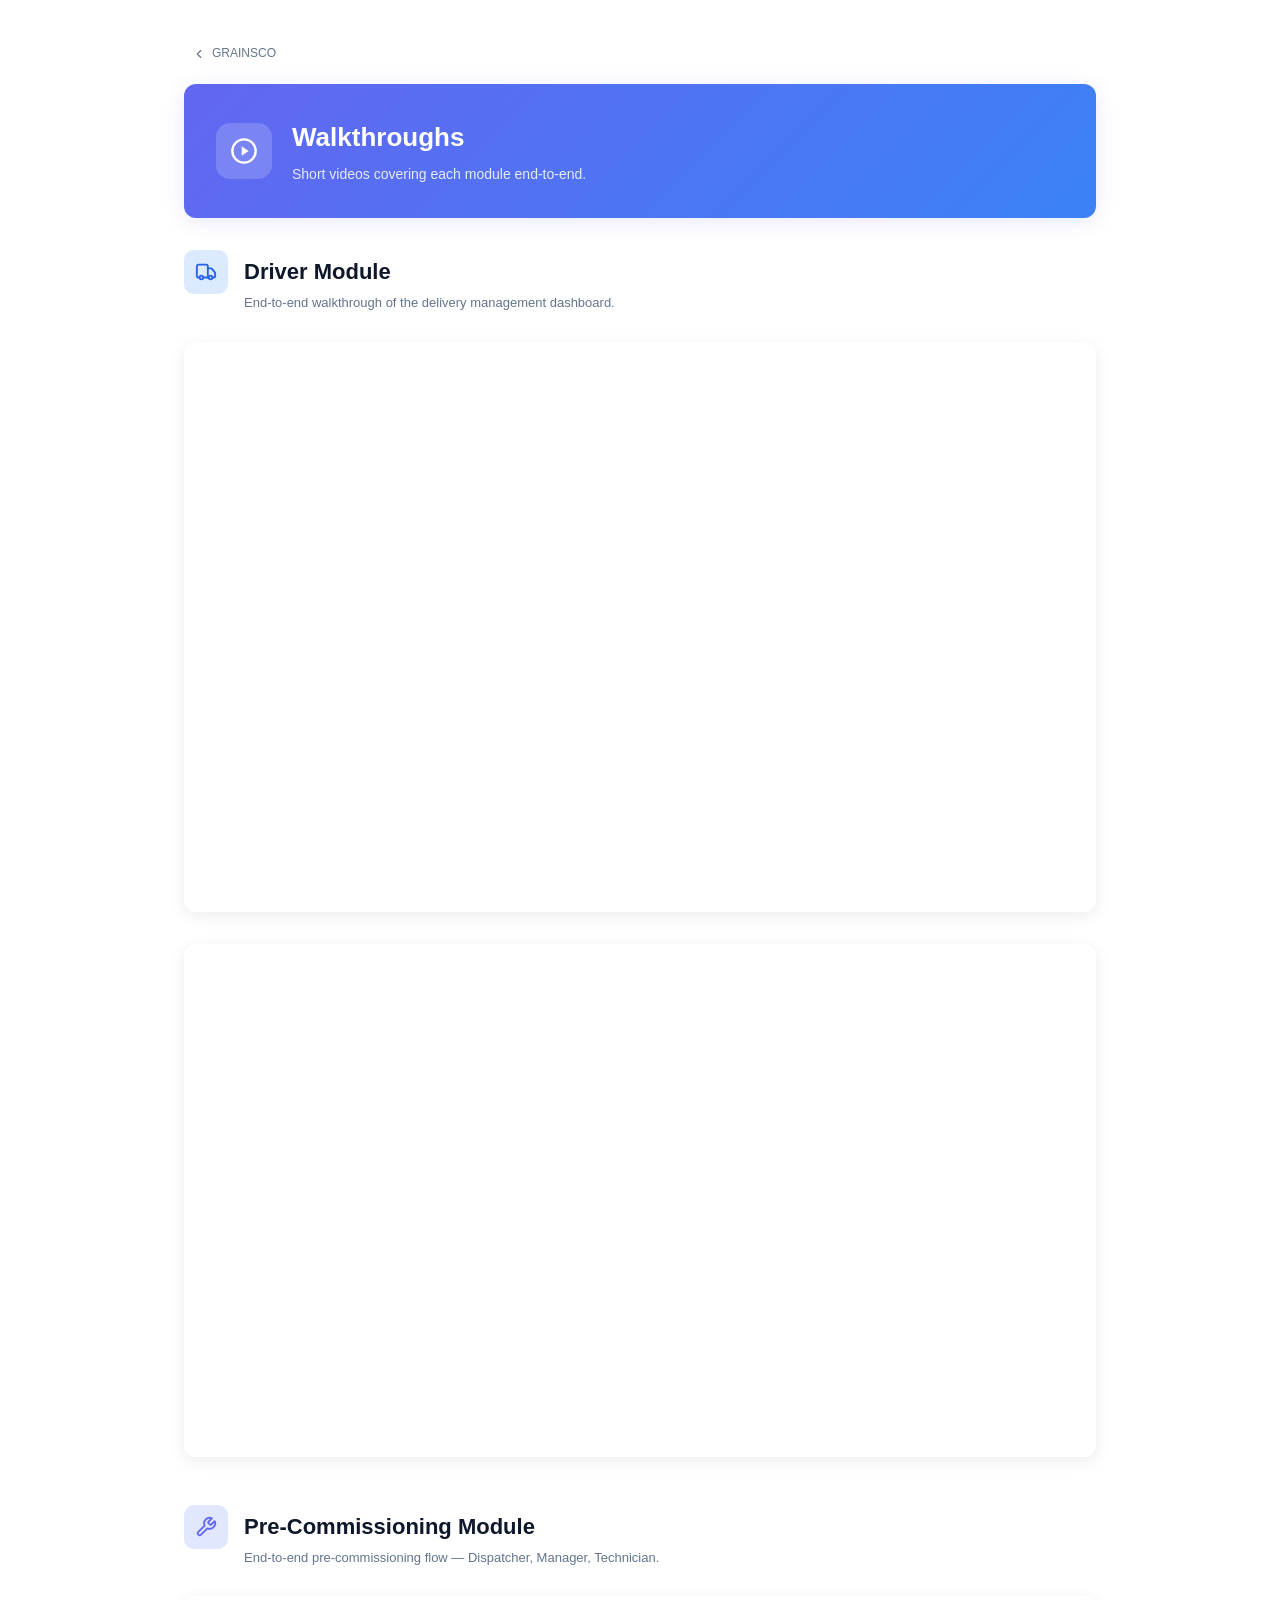
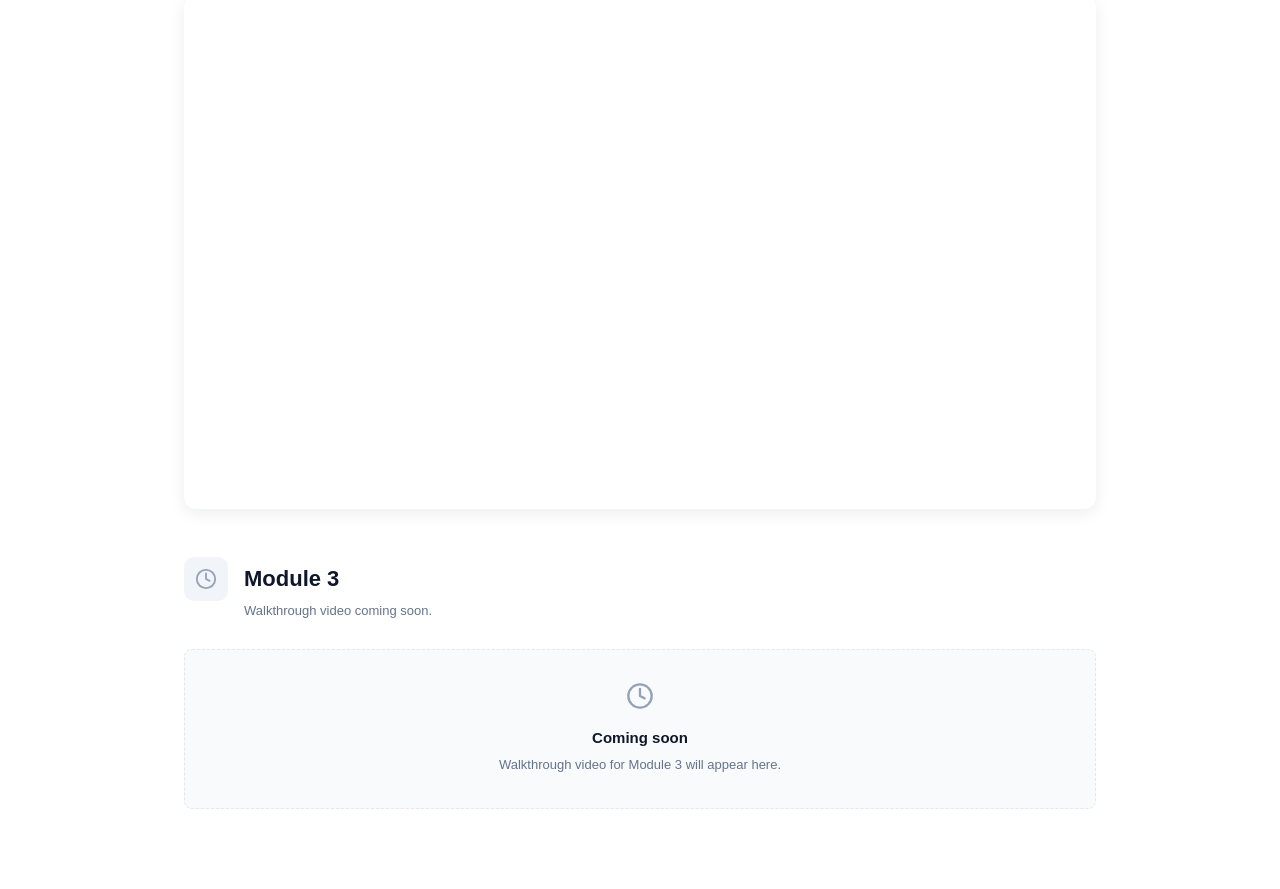
<file: walkthrough_videos/videos.html>
<!doctype html>
<html lang="en">
<head>
  <meta charset="utf-8">
  <meta name="viewport" content="width=device-width, initial-scale=1">
  <title>GRAINSCO — Walkthrough videos</title>
  <link rel="stylesheet" href="../documentation/assets/style.css?v=2026-05-08b">
</head>
<body>
  <main class="main" style="margin: 0 auto; padding: 40px 24px 64px; max-width: 960px;">
    <a href="../index.html" class="sidebar-home">
      <svg class="icon icon-sm" viewBox="0 0 24 24"><polyline points="15 18 9 12 15 6"/></svg>
      GRAINSCO
    </a>

    <div class="page-hero" style="background: linear-gradient(135deg, #6366f1 0%, #3b82f6 100%);">
      <span class="page-hero-icon">
        <svg class="icon" viewBox="0 0 24 24"><circle cx="12" cy="12" r="10"/><polygon points="10 8 16 12 10 16 10 8" fill="#fff" stroke="none"/></svg>
      </span>
      <div>
        <h1>Walkthroughs</h1>
        <p>Short videos covering each module end-to-end.</p>
      </div>
    </div>

    <section id="driver-module" style="margin-top: 32px;">
      <div class="section-header">
        <div class="section-icon" style="--icon-bg:#dbeafe; --icon-color:#2563eb;">
          <svg class="icon" viewBox="0 0 24 24"><path d="M14 18V6a2 2 0 0 0-2-2H4a2 2 0 0 0-2 2v11a1 1 0 0 0 1 1h2"/><path d="M15 18H9"/><path d="M19 18h2a1 1 0 0 0 1-1v-3.65a1 1 0 0 0-.22-.624l-3.48-4.35A1 1 0 0 0 17.52 8H14"/><circle cx="17" cy="18" r="2"/><circle cx="7" cy="18" r="2"/></svg>
        </div>
        <div class="section-header-text">
          <h2>Driver Module</h2>
          <p class="section-meta">End-to-end walkthrough of the delivery management dashboard.</p>
        </div>
      </div>

      <div style="position: relative; padding-bottom: 62.5%; height: 0; margin: 16px 0 32px; border-radius: 12px; overflow: hidden; box-shadow: 0 4px 16px rgba(15,23,42,.08);">
        <iframe
          src="https://www.loom.com/embed/9c7c90127d9641e79b857ff1d8f0b053"
          frameborder="0"
          webkitallowfullscreen
          mozallowfullscreen
          allowfullscreen
          style="position: absolute; top: 0; left: 0; width: 100%; height: 100%;">
        </iframe>
      </div>

      <div style="position: relative; padding-bottom: 56.25%; height: 0; margin: 16px 0 48px; border-radius: 12px; overflow: hidden; box-shadow: 0 4px 16px rgba(15,23,42,.08);">
        <iframe
          src="https://www.loom.com/embed/c796a929ef5d47d7a05776b741b23f0c"
          frameborder="0"
          webkitallowfullscreen
          mozallowfullscreen
          allowfullscreen
          style="position: absolute; top: 0; left: 0; width: 100%; height: 100%;">
        </iframe>
      </div>
    </section>

    <section id="module-2" style="margin-top: 48px;">
      <div class="section-header">
        <div class="section-icon" style="--icon-bg:#e0e7ff; --icon-color:#6366f1;">
          <svg class="icon" viewBox="0 0 24 24"><path d="M14.7 6.3a1 1 0 0 0 0 1.4l1.6 1.6a1 1 0 0 0 1.4 0l3.77-3.77a6 6 0 0 1-7.94 7.94l-6.91 6.91a2.12 2.12 0 0 1-3-3l6.91-6.91a6 6 0 0 1 7.94-7.94l-3.76 3.76z"/></svg>
        </div>
        <div class="section-header-text">
          <h2>Pre-Commissioning Module</h2>
          <p class="section-meta">End-to-end pre-commissioning flow — Dispatcher, Manager, Technician.</p>
        </div>
      </div>

      <div style="position: relative; padding-bottom: 56.25%; height: 0; margin: 16px 0 32px; border-radius: 12px; overflow: hidden; box-shadow: 0 4px 16px rgba(15,23,42,.08);">
        <iframe
          src="https://www.loom.com/embed/de9136cf7a0547aabb300dc90e31b6c2"
          frameborder="0"
          webkitallowfullscreen
          mozallowfullscreen
          allowfullscreen
          style="position: absolute; top: 0; left: 0; width: 100%; height: 100%;">
        </iframe>
      </div>
    </section>

    <section id="module-3" style="margin-top: 48px;">
      <div class="section-header">
        <div class="section-icon" style="--icon-bg:#f1f5f9; --icon-color:#94a3b8;">
          <svg class="icon" viewBox="0 0 24 24"><circle cx="12" cy="12" r="10"/><polyline points="12 6 12 12 16 14"/></svg>
        </div>
        <div class="section-header-text">
          <h2>Module 3</h2>
          <p class="section-meta">Walkthrough video coming soon.</p>
        </div>
      </div>
      <div class="coming-soon-block">
        <svg class="icon" viewBox="0 0 24 24"><circle cx="12" cy="12" r="10"/><polyline points="12 6 12 12 16 14"/></svg>
        <strong>Coming soon</strong>
        <p>Walkthrough video for Module 3 will appear here.</p>
      </div>
    </section>
  </main>
</body>
</html>
</file>
<file: documentation/assets/style.css>
/* GRAINSCO — Documentation styles */

:root {
  /* surfaces */
  --bg: #ffffff;
  --sidebar-bg: #f8fafc;
  --border: #e2e8f0;
  --border-soft: #f1f5f9;

  /* text */
  --text: #334155;
  --text-strong: #0f172a;
  --text-muted: #64748b;
  --text-faint: #94a3b8;

  /* accent */
  --accent: #2563eb;
  --accent-soft: #eff6ff;

  /* status colors */
  --status-green: #10b981;
  --status-green-soft: #d1fae5;
  --status-yellow: #f59e0b;
  --status-yellow-soft: #fef3c7;
  --status-blue: #3b82f6;
  --status-blue-soft: #dbeafe;
  --status-red: #ef4444;
  --status-red-soft: #fee2e2;
  --status-grey: #94a3b8;
  --status-grey-soft: #f1f5f9;

  /* radii + shadow */
  --radius: 8px;
  --radius-lg: 12px;
  --shadow-card: 0 1px 2px rgba(15, 23, 42, .04),
                 0 4px 12px rgba(15, 23, 42, .04);
  --shadow-hero: 0 4px 20px rgba(99, 102, 241, .14);
}

*, *::before, *::after { box-sizing: border-box; }
html, body { margin: 0; padding: 0; }
body {
  font-family: -apple-system, BlinkMacSystemFont, "Segoe UI", Roboto,
               Oxygen, Ubuntu, Cantarell, sans-serif;
  font-size: 15px;
  line-height: 1.65;
  color: var(--text);
  background: var(--bg);
  -webkit-font-smoothing: antialiased;
}
a { color: var(--accent); text-decoration: none; }
a:hover { text-decoration: underline; }

h1 { font-size: 28px; color: var(--text-strong); font-weight: 700; margin: 0 0 8px; }
h2 { font-size: 22px; color: var(--text-strong); font-weight: 700; margin: 0 0 4px; }
h3 { font-size: 16px; color: var(--text-strong); font-weight: 600; margin: 28px 0 8px; }
h4 { font-size: 14px; color: var(--text-strong); font-weight: 600; margin: 20px 0 6px; }
.section-meta { color: var(--text-muted); font-size: 13px; margin: 0 0 12px; }
.section-meta code {
  background: var(--border-soft);
  padding: 1px 6px;
  border-radius: 4px;
  font-size: 12px;
  color: var(--text);
}

ul { padding-left: 24px; margin: 8px 0 16px; }
li { margin-bottom: 6px; }

code {
  background: var(--border-soft);
  padding: 1px 6px;
  border-radius: 4px;
  font-size: 13px;
  font-family: ui-monospace, SFMono-Regular, Menlo, Consolas, monospace;
}

/* ---------- Icons ---------- */
.icon {
  width: 16px;
  height: 16px;
  flex-shrink: 0;
  stroke-width: 2;
  stroke: currentColor;
  fill: none;
  stroke-linecap: round;
  stroke-linejoin: round;
}
.icon-sm { width: 14px; height: 14px; }
.icon-lg { width: 22px; height: 22px; }
.icon-inline {
  display: inline-block;
  vertical-align: -3px;
  margin-right: 4px;
}

/* ---------- Layout ---------- */
.layout {
  display: grid;
  grid-template-columns: 280px 1fr;
  min-height: 100vh;
}
.sidebar {
  background: var(--sidebar-bg);
  border-right: 1px solid var(--border);
  padding: 28px 20px;
  position: sticky;
  top: 0;
  height: 100vh;
  overflow-y: auto;
}
.sidebar-home {
  display: inline-flex;
  align-items: center;
  gap: 6px;
  font-size: 12px;
  color: var(--text-muted);
  text-decoration: none;
  margin-bottom: 16px;
  padding: 4px 8px;
  border-radius: 6px;
  transition: background .12s, color .12s;
}
.sidebar-home:hover { color: var(--text-strong); background: var(--border-soft); text-decoration: none; }
.sidebar-title {
  font-size: 16px;
  margin: 0 8px 24px;
  color: var(--text-strong);
  display: flex;
  align-items: center;
  gap: 8px;
}
.sidebar-nav { display: flex; flex-direction: column; gap: 2px; }
.nav-link {
  display: flex;
  align-items: center;
  gap: 10px;
  padding: 8px 12px;
  border-radius: 6px;
  color: var(--text-muted);
  text-decoration: none;
  font-size: 14px;
  transition: background .12s, color .12s;
}
.nav-link:hover { background: var(--border-soft); color: var(--text-strong); text-decoration: none; }
.nav-link.active {
  background: var(--accent-soft);
  color: var(--accent);
  font-weight: 600;
}
.nav-link.active .icon { stroke: var(--accent); }
.nav-link .icon { stroke: currentColor; }
.nav-group-label {
  font-size: 11px;
  text-transform: uppercase;
  letter-spacing: 0.6px;
  color: var(--text-faint);
  margin: 24px 12px 8px;
  display: flex;
  align-items: center;
  gap: 6px;
  font-weight: 700;
}
.nav-module-label {
  font-size: 12px;
  text-transform: uppercase;
  letter-spacing: 0.8px;
  color: var(--text-strong);
  font-weight: 800;
  margin: 28px 0 10px;
  padding: 10px 12px;
  background: var(--accent-soft);
  border-left: 3px solid var(--accent);
  border-radius: 0 8px 8px 0;
  display: flex;
  align-items: center;
  gap: 8px;
}
.nav-module-label .icon { stroke: var(--accent); }
.nav-module-label.module-pc {
  background: #ccfbf1;
  border-left-color: #0d9488;
  color: #0f3a37;
}
.nav-module-label.module-pc .icon { stroke: #0d9488; }
.nav-module-label.module-soon {
  background: var(--border-soft);
  border-left-color: var(--text-faint);
  color: var(--text-muted);
}
.nav-module-label.module-soon .icon { stroke: var(--text-faint); }
.nav-link.coming-soon {
  color: var(--text-faint);
  cursor: default;
  font-style: italic;
}
.nav-link.coming-soon:hover { background: transparent; color: var(--text-faint); }

.main {
  padding: 40px 56px 64px;
  max-width: 920px;
}

/* ---------- Page hero ---------- */
.page-hero {
  background: linear-gradient(135deg, #3b82f6 0%, #6366f1 100%);
  color: #fff;
  padding: 32px 32px;
  border-radius: var(--radius-lg);
  margin-bottom: 32px;
  box-shadow: var(--shadow-hero);
  display: flex;
  align-items: center;
  gap: 20px;
}
.page-hero-icon {
  width: 56px;
  height: 56px;
  border-radius: 14px;
  background: rgba(255,255,255,.18);
  backdrop-filter: blur(4px);
  display: flex;
  align-items: center;
  justify-content: center;
  flex-shrink: 0;
}
.page-hero-icon .icon { width: 28px; height: 28px; stroke: #fff; stroke-width: 2; }
.page-hero h1 { color: #fff; font-size: 26px; margin: 0 0 4px; }
.page-hero p { margin: 0; color: rgba(255,255,255,.86); font-size: 14px; }

/* ---------- Section header (icon + title) ---------- */
.view-section {
  margin-bottom: 32px;
  padding-bottom: 32px;
  border-bottom: 1px solid var(--border-soft);
}
.view-section:last-child { border-bottom: none; }
.section-header {
  display: flex;
  align-items: flex-start;
  gap: 16px;
  margin-bottom: 16px;
}
.section-icon {
  width: 44px;
  height: 44px;
  border-radius: 10px;
  background: var(--icon-bg, var(--accent-soft));
  display: flex;
  align-items: center;
  justify-content: center;
  flex-shrink: 0;
}
.section-icon .icon {
  width: 22px;
  height: 22px;
  stroke: var(--icon-color, var(--accent));
}
.section-header-text { flex: 1; min-width: 0; }
.section-header-text h2 { margin: 4px 0 2px; }

/* ---------- Inline pieces ---------- */
.badge {
  display: inline-flex;
  align-items: center;
  gap: 4px;
  padding: 2px 10px;
  border-radius: 999px;
  font-size: 12px;
  font-weight: 600;
  line-height: 1.5;
  vertical-align: middle;
}
.badge.green  { background: var(--status-green-soft);  color: #065f46; }
.badge.yellow { background: var(--status-yellow-soft); color: #92400e; }
.badge.blue   { background: var(--status-blue-soft);   color: #1e40af; }
.badge.red    { background: var(--status-red-soft);    color: #991b1b; }
.badge.grey   { background: var(--status-grey-soft);   color: #334155; }
.badge .icon { width: 12px; height: 12px; }

/* "Watch this part" callout */
.video-callout {
  display: inline-flex;
  align-items: center;
  gap: 8px;
  padding: 10px 16px;
  background: var(--accent-soft);
  color: var(--accent);
  border-radius: 8px;
  font-size: 13px;
  font-weight: 600;
  text-decoration: none;
  margin-top: 8px;
  transition: background .12s, transform .12s;
}
.video-callout:hover { text-decoration: none; background: #dbeafe; transform: translateY(-1px); }
.video-callout .icon { stroke: currentColor; }

/* Coming soon block */
.coming-soon-block {
  background: var(--sidebar-bg);
  border: 1px dashed var(--border);
  border-radius: var(--radius);
  padding: 32px 28px;
  text-align: center;
  color: var(--text-muted);
  margin: 16px 0;
}
.coming-soon-block .icon {
  width: 28px; height: 28px;
  stroke: var(--text-faint);
  margin-bottom: 8px;
}
.coming-soon-block strong { color: var(--text-strong); display: block; margin-bottom: 4px; }
.coming-soon-block p { margin: 0; font-size: 13px; }

/* Pretty bullet lists with icon-marker (used selectively) */
.feature-list { list-style: none; padding-left: 0; }
.feature-list li {
  position: relative;
  padding-left: 26px;
  margin-bottom: 10px;
}
.feature-list li::before {
  content: "";
  position: absolute;
  left: 0; top: 8px;
  width: 8px; height: 8px;
  border-radius: 50%;
  background: var(--accent);
  opacity: .8;
}

/* ---------- Landing page ---------- */
.landing { max-width: 880px; margin: 0 auto; padding: 80px 24px; }
.landing-header { margin-bottom: 40px; text-align: center; }
.landing-header .brand-mark {
  display: inline-flex;
  align-items: center;
  justify-content: center;
  width: 64px;
  height: 64px;
  border-radius: 18px;
  background: linear-gradient(135deg, #3b82f6 0%, #6366f1 100%);
  margin-bottom: 20px;
  box-shadow: var(--shadow-hero);
}
.landing-header .brand-mark .icon { width: 32px; height: 32px; stroke: #fff; }
.landing-header h1 { font-size: 38px; margin-bottom: 6px; }
.cards { display: grid; grid-template-columns: 1fr 1fr; gap: 20px; }
.card {
  display: block;
  background: var(--bg);
  border: 1px solid var(--border);
  border-radius: var(--radius-lg);
  padding: 28px;
  text-decoration: none;
  color: inherit;
  box-shadow: var(--shadow-card);
  transition: transform .15s, box-shadow .15s, border-color .15s;
  position: relative;
  overflow: hidden;
}
.card::before {
  content: "";
  position: absolute;
  top: 0; left: 0; right: 0;
  height: 3px;
  background: linear-gradient(90deg, #3b82f6, #6366f1);
  opacity: 0;
  transition: opacity .15s;
}
.card:hover {
  transform: translateY(-3px);
  box-shadow: 0 8px 24px rgba(15, 23, 42, .08);
  border-color: var(--accent);
  text-decoration: none;
}
.card:hover::before { opacity: 1; }
.card-icon {
  width: 44px;
  height: 44px;
  border-radius: 10px;
  background: var(--accent-soft);
  display: flex;
  align-items: center;
  justify-content: center;
  margin-bottom: 14px;
}
.card-icon .icon { width: 22px; height: 22px; stroke: var(--accent); }
.card.video .card-icon { background: #e0e7ff; }
.card.video .card-icon .icon { stroke: #6366f1; }
.card h3 {
  margin: 0 0 6px;
  color: var(--text-strong);
  display: flex;
  align-items: center;
  justify-content: space-between;
}
.card h3 .arrow {
  font-size: 18px;
  color: var(--text-faint);
  transition: transform .15s, color .15s;
}
.card:hover h3 .arrow { color: var(--accent); transform: translateX(4px); }
.card p  { margin: 0; color: var(--text-muted); font-size: 14px; }
.landing-footer { margin-top: 48px; text-align: center; }

/* ---------- Workflow summary table ---------- */
.workflow-table {
  width: 100%;
  border-collapse: collapse;
  margin: 16px 0;
  font-size: 14px;
  border: 1px solid var(--border);
  border-radius: var(--radius);
  overflow: hidden;
}
.workflow-table thead { background: var(--sidebar-bg); }
.workflow-table th {
  text-align: left;
  padding: 10px 14px;
  font-size: 12px;
  font-weight: 700;
  text-transform: uppercase;
  letter-spacing: 0.6px;
  color: var(--text-muted);
  border-bottom: 1px solid var(--border);
}
.workflow-table td {
  padding: 12px 14px;
  border-bottom: 1px solid var(--border-soft);
  vertical-align: top;
}
.workflow-table tbody tr:last-child td { border-bottom: none; }
.workflow-table td:first-child {
  font-weight: 700;
  color: var(--text-faint);
  width: 40px;
  text-align: center;
}
.workflow-table td:nth-child(2) { width: 130px; }

.role {
  display: inline-flex;
  align-items: center;
  gap: 6px;
  padding: 3px 10px;
  border-radius: 999px;
  font-size: 12px;
  font-weight: 600;
}
.role::before {
  content: "";
  width: 6px;
  height: 6px;
  border-radius: 50%;
}
.role-dispatcher { background: #dbeafe; color: #1e40af; }
.role-dispatcher::before { background: #2563eb; }
.role-driver { background: #fef3c7; color: #92400e; }
.role-driver::before { background: #d97706; }
.role-manager { background: #e0e7ff; color: #3730a3; }
.role-manager::before { background: #6366f1; }
.role-technician { background: #ccfbf1; color: #115e59; }
.role-technician::before { background: #0d9488; }
.role-system { background: #f1f5f9; color: #334155; }
.role-system::before { background: #64748b; }

/* ---------- Mobile ---------- */
@media (max-width: 800px) {
  .layout { grid-template-columns: 1fr; }
  .sidebar {
    position: static;
    height: auto;
    border-right: none;
    border-bottom: 1px solid var(--border);
  }
  .main { padding: 24px 20px; }
  .cards { grid-template-columns: 1fr; }
  .landing { padding: 40px 20px; }
  .page-hero { padding: 24px; flex-direction: column; align-items: flex-start; }
  .page-hero-icon { width: 48px; height: 48px; }
  .section-header { gap: 12px; }
  .section-icon { width: 38px; height: 38px; }
}
</file>
